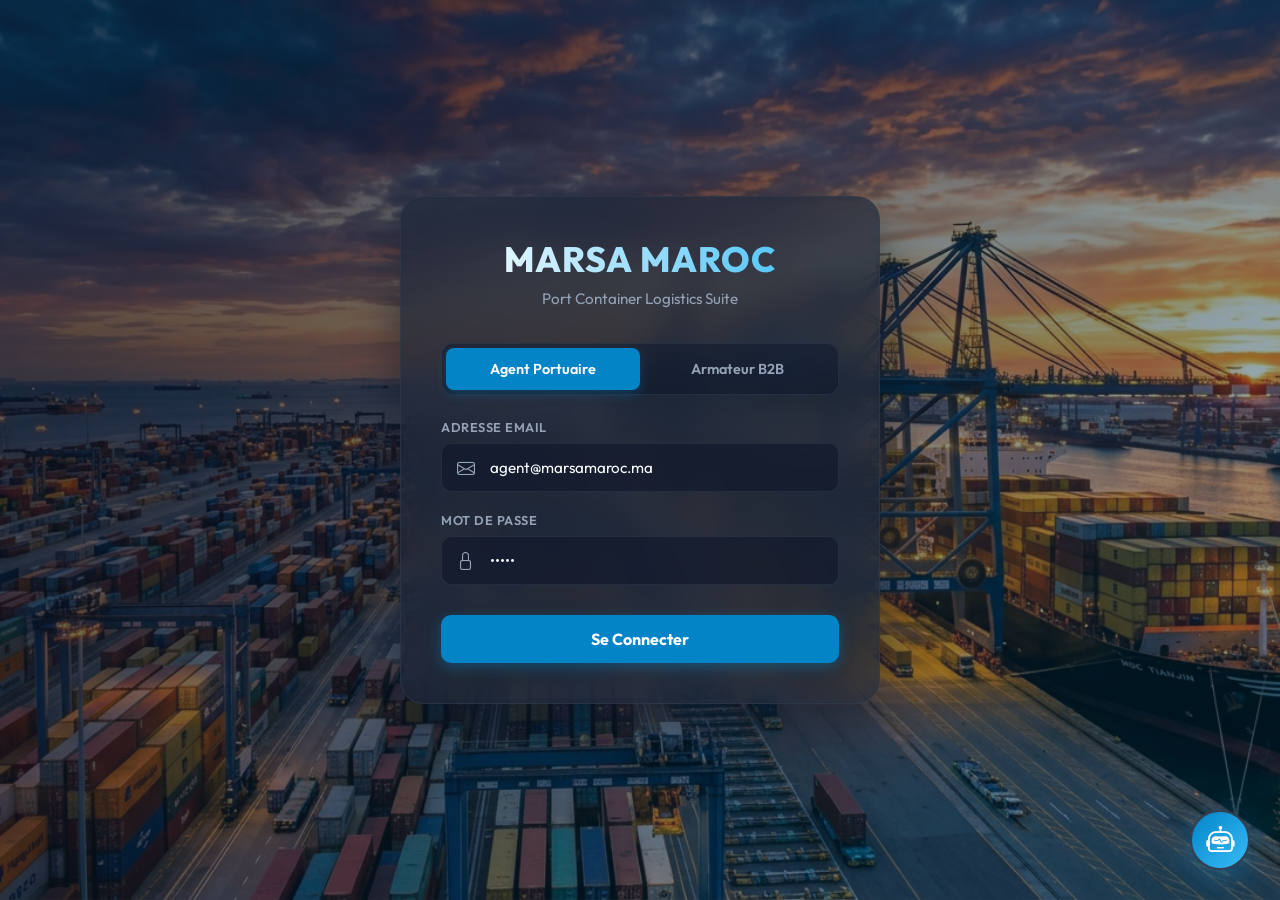
<file: static/index.html>
<!DOCTYPE html>
<html lang="fr">
<head>
    <meta charset="UTF-8">
    <meta name="viewport" content="width=device-width, initial-scale=1.0">
    <title>Connexion - Marsa Maroc Container Management</title>
    <!-- Google Fonts & Bootstrap Icons -->
    <link href="https://fonts.googleapis.com/css2?family=Outfit:wght@300;400;500;600;700;800&display=swap" rel="stylesheet">
    <link rel="stylesheet" href="https://cdn.jsdelivr.net/npm/bootstrap-icons@1.11.1/font/bootstrap-icons.css">
    
    <style>
        :root {
            --bg-main: #0f172a;
            --bg-surface: rgba(30, 41, 59, 0.7);
            --primary: #0284c7;
            --accent: #38bdf8;
            --text-primary: #f8fafc;
            --text-secondary: #94a3b8;
            --border-color: rgba(51, 65, 85, 0.5);
            --danger: #ef4444;
        }

        * {
            margin: 0;
            padding: 0;
            box-sizing: border-box;
        }

        body {
            font-family: 'Outfit', sans-serif;
            background-color: var(--bg-main);
            color: var(--text-primary);
            min-height: 100vh;
            display: flex;
            align-items: center;
            justify-content: center;
            overflow: hidden;
            position: relative;
        }

        /* Ambient Port Background with overlay */
        .port-background {
            position: absolute;
            top: 0;
            left: 0;
            width: 100%;
            height: 100%;
            background: url('/static/images/port_bg.jpg') no-repeat center center/cover;
            filter: brightness(0.7) saturate(1.1);
            z-index: 1;
        }

        .port-glow {
            position: absolute;
            top: 0;
            left: 0;
            width: 100%;
            height: 100%;
            background: linear-gradient(135deg, rgba(15, 23, 42, 0.5) 20%, rgba(2, 132, 199, 0.15) 80%);
            z-index: 2;
        }

        /* Glassmorphism Container */
        .login-card {
            width: 100%;
            max-width: 480px;
            padding: 40px;
            background: var(--bg-surface);
            backdrop-filter: blur(16px);
            -webkit-backdrop-filter: blur(16px);
            border: 1px solid var(--border-color);
            border-radius: 24px;
            box-shadow: 0 20px 50px rgba(15, 23, 42, 0.6);
            z-index: 10;
            transform: translateY(0);
            transition: all 0.4s ease;
        }

        .login-header {
            text-align: center;
            margin-bottom: 35px;
        }

        .login-logo {
            font-size: 2.2rem;
            font-weight: 800;
            letter-spacing: 1px;
            margin-bottom: 8px;
            background: linear-gradient(to right, #ffffff, var(--accent));
            -webkit-background-clip: text;
            background-clip: text;
            -webkit-text-fill-color: transparent;
        }

        .login-logo span {
            color: var(--accent);
        }

        .login-subtitle {
            color: var(--text-secondary);
            font-size: 0.95rem;
            font-weight: 400;
        }

        /* Role Selector Tabs */
        .role-selector {
            display: grid;
            grid-template-columns: 1fr 1fr;
            background-color: rgba(15, 23, 42, 0.5);
            border: 1px solid var(--border-color);
            padding: 4px;
            border-radius: 12px;
            margin-bottom: 24px;
        }

        .role-tab {
            padding: 12px;
            text-align: center;
            border: none;
            background: none;
            color: var(--text-secondary);
            font-family: inherit;
            font-size: 0.9rem;
            font-weight: 600;
            border-radius: 8px;
            cursor: pointer;
            transition: all 0.3s;
        }

        .role-tab.active {
            background-color: var(--primary);
            color: #ffffff;
            box-shadow: 0 4px 12px rgba(2, 132, 199, 0.3);
        }

        /* Form Controls */
        .form-group {
            margin-bottom: 20px;
        }

        .form-group label {
            display: block;
            color: var(--text-secondary);
            font-size: 0.8rem;
            font-weight: 600;
            text-transform: uppercase;
            letter-spacing: 0.5px;
            margin-bottom: 8px;
        }

        .input-wrapper {
            position: relative;
        }

        .input-wrapper i {
            position: absolute;
            left: 16px;
            top: 50%;
            transform: translateY(-50%);
            color: var(--text-secondary);
            font-size: 1.1rem;
        }

        .form-control {
            width: 100%;
            background-color: rgba(15, 23, 42, 0.6);
            border: 1px solid var(--border-color);
            color: var(--text-primary);
            padding: 14px 16px 14px 48px;
            border-radius: 10px;
            font-family: inherit;
            font-size: 0.95rem;
            outline: none;
            transition: all 0.3s;
        }

        .form-control:focus {
            border-color: var(--accent);
            box-shadow: 0 0 0 2px rgba(56, 189, 248, 0.1);
        }

        .error-message {
            background-color: rgba(239, 68, 68, 0.1);
            border: 1px solid rgba(239, 68, 68, 0.2);
            color: var(--danger);
            padding: 12px;
            border-radius: 10px;
            font-size: 0.85rem;
            margin-bottom: 20px;
            display: none;
            align-items: center;
            gap: 8px;
        }

        .btn-login {
            width: 100%;
            background: linear-gradient(135deg, var(--primary), #0284c7);
            color: white;
            border: none;
            padding: 14px;
            border-radius: 10px;
            font-family: inherit;
            font-size: 1rem;
            font-weight: 700;
            cursor: pointer;
            transition: all 0.3s;
            box-shadow: 0 4px 14px rgba(2, 132, 199, 0.4);
            margin-top: 10px;
        }

        .btn-login:hover {
            opacity: 0.95;
            transform: translateY(-1px);
            box-shadow: 0 6px 20px rgba(2, 132, 199, 0.6);
        }


    </style>
</head>
<body>
    <div class="port-background"></div>
    <div class="port-glow"></div>

    <div class="login-card">
        <div class="login-header">
            <div class="login-logo">MARSA <span>MAROC</span></div>
            <div class="login-subtitle">Port Container Logistics Suite</div>
        </div>

        <div class="role-selector">
            <button type="button" class="role-tab active" onclick="setRole('agent')">Agent Portuaire</button>
            <button type="button" class="role-tab" onclick="setRole('armateur')">Armateur B2B</button>
        </div>

        <div class="error-message" id="errorMessage">
            <i class="bi bi-exclamation-triangle-fill"></i>
            <span id="errorText">Identifiants incorrects</span>
        </div>

        <form id="loginForm" onsubmit="handleLogin(event)">
            <div class="form-group">
                <label for="email">Adresse Email</label>
                <div class="input-wrapper">
                    <i class="bi bi-envelope"></i>
                    <input type="email" id="email" class="form-control" placeholder="nom@marsamaroc.ma" required>
                </div>
            </div>

            <div class="form-group">
                <label for="password">Mot de Passe</label>
                <div class="input-wrapper">
                    <i class="bi bi-lock"></i>
                    <input type="password" id="password" class="form-control" placeholder="••••••••" required>
                </div>
            </div>

            <button type="submit" class="btn-login">Se Connecter</button>
        </form>


    </div>

    <!-- Universal AI Assistant Widget -->
    <script src="/static/js/ai-widget.js"></script>

    <script>
        let currentRole = 'agent';

        // Clear stored session on load to log out user
        localStorage.clear();

        function setRole(role) {
            currentRole = role;
            const tabs = document.querySelectorAll('.role-tab');
            const emailInput = document.getElementById('email');
            
            tabs[0].classList.toggle('active', role === 'agent');
            tabs[1].classList.toggle('active', role === 'armateur');

            if (role === 'agent') {
                emailInput.placeholder = 'nom@marsamaroc.ma';
                emailInput.value = 'agent@marsamaroc.ma';
                document.getElementById('password').value = 'agent';
            } else {
                emailInput.placeholder = 'armateur@armateur.com';
                emailInput.value = 'maersk@armateur.com';
                document.getElementById('password').value = 'maersk';
            }
        }

        // Set default credentials on mount
        setRole('agent');

        function handleLogin(event) {
            event.preventDefault();
            const email = document.getElementById('email').value;
            const password = document.getElementById('password').value;
            const errDiv = document.getElementById('errorMessage');
            const errText = document.getElementById('errorText');

            errDiv.style.display = 'none';

            fetch('/api/login', {
                method: 'POST',
                headers: {
                    'Content-Type': 'application/json'
                },
                body: JSON.stringify({ email, password })
            })
            .then(res => {
                if (!res.ok) {
                    throw new Error("Email ou mot de passe incorrect");
                }
                return res.json();
            })
            .then(data => {
                // Save user metadata
                localStorage.setItem('user_name', data.name);
                localStorage.setItem('user_role', data.role);
                localStorage.setItem('user_email', data.email);
                localStorage.setItem('user_company', data.company || '');
                
                // Redirect based on role
                if (data.role === 'Agent Portuaire') {
                    window.location.href = '/dashboard';
                } else {
                    window.location.href = '/espace_client';
                }
            })
            .catch(err => {
                errText.innerText = err.message;
                errDiv.style.display = 'flex';
            });
        }
    </script>
</body>
</html>
</file>
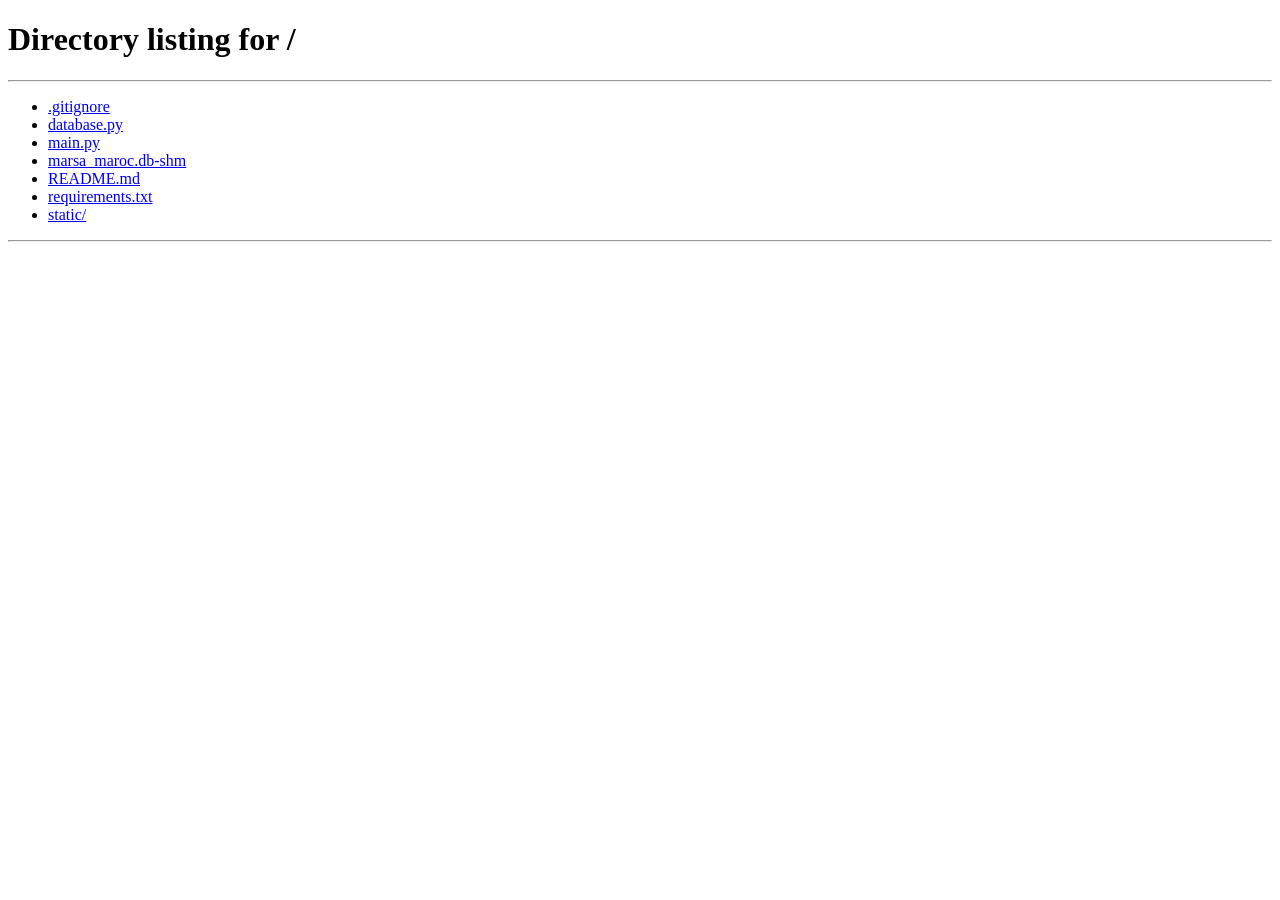
<file: static/conteneurs.html>
<!DOCTYPE html>
<html lang="fr">
<head>
    <meta charset="UTF-8">
    <meta name="viewport" content="width=device-width, initial-scale=1.0">
    <title>Gestion des Conteneurs - Marsa Maroc</title>
    <!-- Google Fonts & Bootstrap Icons -->
    <link href="https://fonts.googleapis.com/css2?family=Outfit:wght@300;400;500;600;700;800&display=swap" rel="stylesheet">
    <link rel="stylesheet" href="https://cdn.jsdelivr.net/npm/bootstrap-icons@1.11.1/font/bootstrap-icons.css">
    
    <!-- Shared Stylesheet -->
    <link rel="stylesheet" href="/static/css/style.css">
    
    <style>
        /* Interactive 2D Grid Styles */
        .quai-visualizer {
            background-color: var(--bg-surface);
            border: 1px solid var(--border-color);
            border-radius: 16px;
            padding: 24px;
            margin-bottom: 32px;
        }
        
        .visualizer-header {
            display: flex;
            justify-content: space-between;
            align-items: center;
            margin-bottom: 20px;
        }

        .zone-tabs {
            display: flex;
            gap: 8px;
            background-color: rgba(15, 23, 42, 0.4);
            padding: 4px;
            border-radius: 10px;
            border: 1px solid var(--border-color);
        }

        .zone-btn {
            background: none;
            border: none;
            color: var(--text-secondary);
            padding: 8px 16px;
            font-family: inherit;
            font-weight: 600;
            font-size: 0.85rem;
            border-radius: 8px;
            cursor: pointer;
            transition: all 0.2s;
        }

        .zone-btn.active {
            background-color: var(--primary);
            color: white;
        }

        .grid-container {
            display: grid;
            grid-template-columns: repeat(10, 1fr); /* 10 Bays */
            gap: 10px;
            background-color: rgba(15, 23, 42, 0.4);
            padding: 16px;
            border-radius: 12px;
            border: 1px solid var(--border-color);
            overflow-x: auto;
        }

        .bay-column {
            display: flex;
            flex-direction: column;
            gap: 10px;
            min-width: 62px;
        }

        /* Une rangée = une pile de conteneurs (gerbage sur 2 niveaux) */
        .row-stack {
            display: flex;
            flex-direction: column;
            gap: 3px;
        }

        .row-label {
            font-size: 0.55rem;
            color: var(--text-muted);
            text-transform: uppercase;
            letter-spacing: 0.5px;
            margin-bottom: 1px;
        }

        .bay-label {
            text-align: center;
            font-size: 0.75rem;
            font-weight: 700;
            color: var(--text-muted);
            text-transform: uppercase;
            letter-spacing: 0.5px;
            margin-bottom: 4px;
        }

        /* 2D Container Slot styling */
        .grid-slot {
            height: 32px;
            border-radius: 5px;
            border: 1px dashed var(--border-color);
            display: flex;
            flex-direction: column;
            align-items: center;
            justify-content: center;
            cursor: pointer;
            transition: all 0.15s ease;
            position: relative;
            background-color: rgba(15, 23, 42, 0.4);
            overflow: hidden;
        }

        /* Le niveau 2 est légèrement décalé pour rendre le gerbage lisible */
        .grid-slot.tier-2 {
            margin-left: 5px;
            border-style: dotted;
        }

        .grid-slot:hover {
            border-color: var(--accent);
            transform: scale(1.02);
            background-color: rgba(56, 189, 248, 0.05);
        }

        .grid-slot.occupied {
            border: 1px solid var(--border-color);
            background: linear-gradient(135deg, #1e293b, #0f172a);
            box-shadow: 0 4px 6px rgba(0, 0, 0, 0.15);
        }

        .grid-slot.occupied::before {
            content: '';
            position: absolute;
            top: 0;
            left: 0;
            width: 100%;
            height: 3px;
            border-top-left-radius: 5px;
            border-top-right-radius: 5px;
        }

        .grid-slot.occupied.status-normal::before { background-color: var(--success); }
        .grid-slot.occupied.status-overstay::before { background-color: var(--danger); }
        .grid-slot.occupied.status-inspection::before { background-color: var(--warning); }
        .grid-slot.occupied.status-transit::before { background-color: var(--info); }
        .grid-slot.occupied.status-ready::before { background-color: #c084fc; }

        /* Badge « Prêt à livrer » : reprend le violet du plan de quai */
        .badge-ready {
            background-color: rgba(192, 132, 252, 0.15);
            color: #c084fc;
            border: 1px solid rgba(192, 132, 252, 0.30);
        }

        .slot-title {
            font-size: 0.6rem;
            font-weight: 700;
            color: var(--text-primary);
            line-height: 1.1;
            margin-top: 2px;
        }

        .slot-desc {
            font-size: 0.5rem;
            color: var(--text-secondary);
            line-height: 1.1;
        }

        .slot-empty {
            font-size: 0.6rem;
            color: var(--text-muted);
            opacity: 0.45;
        }

        /* Bandeau de synthèse au-dessus du plan */
        .zone-summary {
            display: flex;
            align-items: center;
            gap: 20px;
            flex-wrap: wrap;
            margin-bottom: 14px;
            font-size: 0.8rem;
            color: var(--text-secondary);
        }

        .zone-summary b { color: var(--text-primary); }

        .zone-gauge {
            flex: 1;
            min-width: 160px;
            height: 6px;
            border-radius: 20px;
            background-color: rgba(148, 163, 184, 0.18);
            overflow: hidden;
        }

        .zone-gauge span {
            display: block;
            height: 100%;
            border-radius: 20px;
            background: linear-gradient(90deg, var(--primary), var(--accent));
            transition: width 0.4s ease;
        }

        .grid-legend {
            display: flex;
            gap: 16px;
            margin-top: 16px;
            justify-content: flex-end;
            font-size: 0.75rem;
            color: var(--text-secondary);
        }

        .legend-item {
            display: flex;
            align-items: center;
            gap: 6px;
        }

        .legend-color {
            width: 12px;
            height: 12px;
            border-radius: 3px;
        }
        
        /* Toast notification */
        .toast {
            position: fixed;
            bottom: 20px;
            left: 20px;
            background-color: var(--bg-surface);
            border: 1px solid var(--border-color);
            padding: 16px 24px;
            border-radius: 10px;
            box-shadow: 0 10px 30px rgba(0,0,0,0.5);
            display: none;
            align-items: center;
            gap: 12px;
            z-index: 1100;
        }
        .toast.show {
            display: flex;
            animation: slideIn 0.3s ease forwards;
        }
        .toast-success { border-left: 4px solid var(--success); }
        .toast-danger { border-left: 4px solid var(--danger); }
        
        @keyframes slideIn {
            from { transform: translateY(100px); opacity: 0; }
            to { transform: translateY(0); opacity: 1; }
        }
    </style>
</head>
<body>

    <!-- Sidebar Navigation -->
    <div class="sidebar">
        <div class="sidebar-logo">
            <div class="logo-text">MARSA <span class="logo-accent">MAROC</span></div>
        </div>
        <div class="sidebar-profile">
            <div class="profile-avatar" id="avatarName">WA</div>
            <div class="profile-info">
                <span class="profile-name" id="userProfileName">Agent Portuaire</span>
                <span class="profile-role" id="userProfileRole">Agent</span>
                <div class="status-indicator">
                    <span class="status-dot"></span>En ligne
                </div>
            </div>
        </div>
        <ul class="sidebar-nav">
            <li class="nav-item"><a href="/dashboard"><i class="bi bi-speedometer2"></i> Dashboard</a></li>
            <li class="nav-item active"><a href="/conteneurs"><i class="bi bi-box-seam"></i> Conteneurs (Quai)</a></li>
            <li class="nav-item"><a href="/navires"><i class="bi bi-ship"></i> Escale Navires</a></li>
            <li class="nav-item"><a href="/facturation"><i class="bi bi-receipt"></i> Facturation</a></li>
        
        </ul>
        <div class="sidebar-footer">
            <a href="/" class="logout-btn"><i class="bi bi-box-arrow-left"></i> Déconnexion</a>
        </div>
    </div>

    <!-- Main Content Area -->
    <div class="app-container">
        <header class="app-header">
            <div class="header-title">
                <h1>Cartographie & Gestion du Quai</h1>
            </div>
            <div class="header-actions">
                <span class="badge-role" id="headerRole">Agent Portuaire</span>
            </div>
        </header>

        <main class="main-content">
            <!-- 2D Quay Visualizer -->
            <div class="quai-visualizer">
                <div class="visualizer-header">
                    <h3 class="table-title">Plan 2D Interactif des Zones</h3>
                    <div class="zone-tabs">
                        <button class="zone-btn active" onclick="selectZone('A-1')">Zone A-1</button>
                        <button class="zone-btn" onclick="selectZone('A-2')">Zone A-2</button>
                        <button class="zone-btn" onclick="selectZone('B-1')">Zone B-1</button>
                        <button class="zone-btn" onclick="selectZone('B-2')">Zone B-2</button>
                    </div>
                </div>

                <div class="zone-summary" id="zoneSummary"></div>
                <div class="grid-container" id="gridContainer">
                    <!-- Dynamic rendering of bays and slots -->
                </div>

                <div class="grid-legend">
                    <div class="legend-item">
                        <div class="legend-color" style="background-color: var(--success)"></div>
                        <span>Dédouané (Normal)</span>
                    </div>
                    <div class="legend-item">
                        <div class="legend-color" style="background-color: var(--danger)"></div>
                        <span>Overstay (>10 jours)</span>
                    </div>
                    <div class="legend-item">
                        <div class="legend-color" style="background-color: var(--warning)"></div>
                        <span>Inspection</span>
                    </div>
                    <div class="legend-item">
                        <div class="legend-color" style="background-color: var(--info)"></div>
                        <span>En Transit</span>
                    </div>
                    <div class="legend-item">
                        <div class="legend-color" style="background-color: #c084fc"></div>
                        <span>Prêt à livrer</span>
                    </div>
                    <div class="legend-item">
                        <div class="legend-color" style="border: 2px dashed var(--border-color)"></div>
                        <span>Slot Libre (Cliquer pour ajouter)</span>
                    </div>
                </div>
            </div>

            <!-- Containers CRUD List -->
            <div class="table-container">
                <div class="table-header-bar">
                    <h3 class="table-title">Liste Globale de Stockage</h3>
                    <div class="search-filter-box">
                        <input type="text" class="search-input" id="tableSearch" placeholder="Rechercher conteneur..." oninput="filterTable()">
                        <select class="select-filter" id="ownerFilter" onchange="filterTable()">
                            <option value="">Tous les Armateurs</option>
                            <option value="Maersk">Maersk</option>
                            <option value="MSC">MSC</option>
                            <option value="CMA CGM">CMA CGM</option>
                            <option value="Hapag-Lloyd">Hapag-Lloyd</option>
                            <option value="Evergreen">Evergreen</option>
                            <option value="COSCO">COSCO</option>
                            <option value="ONE">ONE</option>
                            <option value="ZIM">ZIM</option>
                        </select>
                        <select class="select-filter" id="statusFilter" onchange="filterTable()">
                            <!-- Ce filtre porte sur le statut AFFICHÉ :
                                 « Overstay » y a donc sa place, contrairement
                                 au formulaire de saisie. -->
                            <option value="">Tous les Statuts</option>
                            <option value="En transit">En transit</option>
                            <option value="Dédouané">Dédouané</option>
                            <option value="Inspection">Inspection</option>
                            <option value="Prêt à livrer">Prêt à livrer</option>
                            <option value="Overstay">Overstay</option>
                        </select>
                        <button class="btn btn-primary" onclick="openAddModal()"><i class="bi bi-plus-lg"></i> Ajouter Conteneur</button>
                    </div>
                </div>

                <table class="custom-table">
                    <thead>
                        <tr>
                            <th>N° Conteneur</th>
                            <th>Taille</th>
                            <th>Armateur</th>
                            <th>Position (Z-B-R-T)</th>
                            <th>Date d'Entrée</th>
                            <th>Durée</th>
                            <th>Statut</th>
                            <th style="text-align: right">Actions</th>
                        </tr>
                    </thead>
                    <tbody id="containerTableBody">
                        <!-- Loaded dynamically -->
                    </tbody>
                </table>
            </div>
        </main>
    </div>

    <!-- ADD/EDIT CONTAINER MODAL -->
    <div class="modal-overlay" id="containerModal">
        <div class="modal-content">
            <div class="modal-header">
                <h3 id="modalTitle">Nouveau Conteneur</h3>
                <button class="modal-close" onclick="closeModal()">&times;</button>
            </div>
            <form id="containerForm" onsubmit="saveContainer(event)">
                <input type="hidden" id="containerId">
                <div class="modal-body">
                    <div class="form-group">
                        <label for="containerNum">Numéro de Conteneur (ISO 6346)</label>
                        <input type="text" id="containerNum" class="form-control" placeholder="ex: MSKU9876543" required pattern="[A-Z]{4}[0-9]{7}">
                    </div>
                    
                    <div class="form-row">
                        <div class="form-group">
                            <label for="containerSize">Taille (Pieds)</label>
                            <select id="containerSize" class="form-control" required>
                                <option value="20">20 ft</option>
                                <option value="40" selected>40 ft</option>
                            </select>
                        </div>
                        <div class="form-group">
                            <label for="containerOwner">Armateur</label>
                            <select id="containerOwner" class="form-control" required>
                                <option value="Maersk">Maersk</option>
                                <option value="MSC">MSC</option>
                                <option value="CMA CGM">CMA CGM</option>
                                <option value="Hapag-Lloyd">Hapag-Lloyd</option>
                                <option value="Evergreen">Evergreen</option>
                                <option value="COSCO">COSCO</option>
                                <option value="ONE">ONE</option>
                                <option value="ZIM">ZIM</option>
                            </select>
                        </div>
                    </div>

                    <div class="form-row">
                        <div class="form-group">
                            <label for="containerZone">Zone</label>
                            <select id="containerZone" class="form-control" required>
                                <option value="A-1">A-1</option>
                                <option value="A-2">A-2</option>
                                <option value="B-1">B-1</option>
                                <option value="B-2">B-2</option>
                            </select>
                        </div>
                        <div class="form-group">
                            <label for="containerBay">Bay (Colonne)</label>
                            <select id="containerBay" class="form-control" required>
                                <!-- Rempli depuis /api/referentiel -->
                            </select>
                        </div>
                    </div>

                    <div class="form-row">
                        <div class="form-group">
                            <label for="containerRow">Row (Rangée)</label>
                            <select id="containerRow" class="form-control" required>
                                <!-- Rempli depuis /api/referentiel -->
                            </select>
                        </div>
                        <div class="form-group">
                            <label for="containerTier">Tier (Hauteur)</label>
                            <select id="containerTier" class="form-control" required>
                                <!-- Rempli depuis /api/referentiel -->
                            </select>
                        </div>
                    </div>

                    <div class="form-row">
                        <div class="form-group">
                            <label for="containerStatus">Statut</label>
                            <select id="containerStatus" class="form-control" required>
                                <!-- Rempli depuis /api/referentiel.
                                     « Overstay » n'y figure pas : ce n'est pas un
                                     statut que l'on saisit, il se déduit de la
                                     durée de séjour. -->
                            </select>
                        </div>
                        <div class="form-group">
                            <label for="containerDate">Date d'Entrée</label>
                            <input type="date" id="containerDate" class="form-control" required>
                        </div>
                    </div>
                </div>
                <div class="modal-footer">
                    <button type="button" class="btn btn-secondary" onclick="closeModal()">Annuler</button>
                    <button type="submit" class="btn btn-primary">Enregistrer</button>
                </div>
            </form>
        </div>
    </div>

    <!-- Toast Alerts -->
    <div class="toast" id="toastAlert">
        <i class="bi bi-info-circle-fill" id="toastIcon"></i>
        <span id="toastText">Action effectuée</span>
    </div>

    <!-- Universal AI Assistant Widget -->
    <script src="/static/js/ai-widget.js"></script>

    <script>
        // Init user details
        const userName = localStorage.getItem('user_name');
        const userRole = localStorage.getItem('user_role');
        // Contrôle d'accès : la page est réservée aux agents portuaires.
        // Sans cette vérification, un client authentifié pourrait atteindre
        // la page en saisissant son adresse et consulterait les conteneurs
        // et les factures des autres armateurs.
        if (!userName || !userRole) {
            window.location.href = '/';
        } else if (userRole !== 'Agent Portuaire') {
            window.location.replace('/espace_client');
        } else {
            document.getElementById('userProfileName').innerText = userName;
            document.getElementById('userProfileRole').innerText = userRole;
            document.getElementById('headerRole').innerText = userRole;
            
            const initials = userName.split(' ').map(n => n[0]).join('').substring(0, 2).toUpperCase();
            document.getElementById('avatarName').innerText = initials;
        }

        let containersList = [];
        let selectedZone = 'A-1';

        // Structure du quai. Valeurs de repli si l'API n'a pas encore
        // répondu ; elles sont écrasées par /api/referentiel afin que le
        // formulaire et la carte restent toujours alignés sur le backend.
        let YARD = {
            bays: ['01','02','03','04','05','06','07','08','09','10'],
            rows: ['01','02','03','04'],
            tiers: ['1','2']
        };

        // Charge la structure réelle du quai et remplit les listes déroulantes
        async function loadYardStructure() {
            try {
                const res = await fetch('/api/referentiel');
                const ref = await res.json();
                YARD = { bays: ref.bays, rows: ref.rows, tiers: ref.tiers };

                fillSelect('containerBay', YARD.bays, v => `Bay ${v}`);
                fillSelect('containerRow', YARD.rows, v => `Row ${v}`);
                fillSelect('containerTier', YARD.tiers,
                           v => v === '1' ? 'Tier 1 (Sol)' : `Tier ${v}`);
                fillSelect('containerZone', ref.zones.map(z => z.code), v => v);
                fillSelect('containerStatus', ref.statuses, v => v);
            } catch (err) {
                console.error("Structure du quai indisponible :", err);
            }
        }

        function fillSelect(id, values, labelFn) {
            const select = document.getElementById(id);
            if (!select) return;
            const current = select.value;
            select.innerHTML = values
                .map(v => `<option value="${v}">${labelFn(v)}</option>`)
                .join('');
            if (values.includes(current)) select.value = current;
        }

        // Load containers from API
        async function fetchContainers() {
            try {
                const res = await fetch('/api/conteneurs');
                containersList = await res.json();
                renderQuayGrid();
                renderTable(containersList);
            } catch (err) {
                console.error("Error fetching containers:", err);
                showToast("Erreur de chargement des conteneurs", "danger");
            }
        }

        // Render 2D Grid
        // Une zone = 10 travées (bays) x 4 rangées (rows) x 2 niveaux de
        // gerbage (tiers), soit 80 emplacements. Chaque emplacement est
        // identifié de façon unique par ZONE-BAY-ROW-TIER : deux conteneurs
        // superposés occupent deux emplacements distincts, pas le même.
        function renderQuayGrid() {
            const gridContainer = document.getElementById('gridContainer');
            gridContainer.innerHTML = '';

            const inZone = containersList.filter(c => c.zone === selectedZone);

            // Index des occupants, pour éviter une recherche linéaire par case
            const occupants = {};
            inZone.forEach(c => { occupants[`${c.bay}-${c.row}-${c.tier}`] = c; });

            YARD.bays.forEach(bayStr => {
                const bayCol = document.createElement('div');
                bayCol.className = 'bay-column';

                const label = document.createElement('div');
                label.className = 'bay-label';
                label.innerText = `Bay ${bayStr}`;
                bayCol.appendChild(label);

                YARD.rows.forEach(rowStr => {
                    const stack = document.createElement('div');
                    stack.className = 'row-stack';

                    const rowLabel = document.createElement('div');
                    rowLabel.className = 'row-label';
                    rowLabel.innerText = `R${rowStr}`;
                    stack.appendChild(rowLabel);

                    // Le niveau le plus haut est affiché en premier :
                    // à l'écran comme sur le terre-plein, le tier 2 est
                    // posé au-dessus du tier 1.
                    [...YARD.tiers].reverse().forEach(tierStr => {
                        const container = occupants[`${bayStr}-${rowStr}-${tierStr}`];
                        const slotCode = `${selectedZone}-${bayStr}-${rowStr}-${tierStr}`;

                        const slotDiv = document.createElement('div');
                        slotDiv.className = `grid-slot tier-${tierStr}`;

                        if (container) {
                            let statusClass = 'status-transit';
                            if (container.status === 'Dédouané') statusClass = 'status-normal';
                            else if (container.status === 'Overstay') statusClass = 'status-overstay';
                            else if (container.status === 'Inspection') statusClass = 'status-inspection';
                            else if (container.status === 'Prêt à livrer') statusClass = 'status-ready';

                            slotDiv.classList.add('occupied', statusClass);
                            slotDiv.title =
                                `${container.number}\n${container.owner} · ${container.size} pieds\n` +
                                `Emplacement ${slotCode}\n${container.days} jours · ${container.status}`;
                            slotDiv.innerHTML = `
                                <span class="slot-title">${container.number.slice(-4)}</span>
                                <span class="slot-desc">${container.size}ft · ${container.days}j</span>
                            `;
                            slotDiv.onclick = () => openEditModal(container);
                        } else {
                            slotDiv.title = `Emplacement ${slotCode} — libre`;
                            slotDiv.innerHTML = `<span class="slot-empty">T${tierStr}</span>`;
                            slotDiv.onclick = () => openAddModalAt(selectedZone, bayStr, rowStr, tierStr);
                        }

                        stack.appendChild(slotDiv);
                    });

                    bayCol.appendChild(stack);
                });

                gridContainer.appendChild(bayCol);
            });

            renderZoneSummary(inZone.length);
        }

        // Bandeau de synthèse : occupation réelle de la zone affichée
        function renderZoneSummary(occupied) {
            const box = document.getElementById('zoneSummary');
            if (!box) return;

            const capacity = YARD.bays.length * YARD.rows.length * YARD.tiers.length;
            const rate = capacity ? Math.round(occupied / capacity * 100) : 0;
            const overstay = containersList.filter(
                c => c.zone === selectedZone && c.status === 'Overstay'
            ).length;

            box.innerHTML = `
                <span>Zone <b>${selectedZone}</b></span>
                <span><b>${occupied}</b> / ${capacity} emplacements occupés</span>
                <div class="zone-gauge"><span style="width:${rate}%"></span></div>
                <span><b>${rate}%</b></span>
                <span><i class="bi bi-exclamation-triangle"></i> <b>${overstay}</b> en overstay</span>
            `;
        }

        // Select Zone
        function selectZone(zone) {
            selectedZone = zone;
            const buttons = document.querySelectorAll('.zone-btn');
            buttons.forEach(btn => {
                btn.classList.toggle('active', btn.innerText.includes(zone));
            });
            renderQuayGrid();
        }

        // Render Table
        function renderTable(list) {
            const tbody = document.getElementById('containerTableBody');
            tbody.innerHTML = '';
            
            if (list.length === 0) {
                tbody.innerHTML = `<tr><td colspan="8" style="text-align: center; color: var(--text-muted);">Aucun conteneur trouvé</td></tr>`;
                return;
            }

            list.forEach(c => {
                const tr = document.createElement('tr');
                
                // Même code couleur que le plan de quai, pour que l'oeil
                // fasse le lien entre la carte et le tableau.
                let badgeClass = 'badge-info';                       // En transit
                if (c.status === 'Dédouané') badgeClass = 'badge-success';
                else if (c.status === 'Overstay') badgeClass = 'badge-danger';
                else if (c.status === 'Inspection') badgeClass = 'badge-warning';
                else if (c.status === 'Prêt à livrer') badgeClass = 'badge-ready';

                tr.innerHTML = `
                    <td style="font-weight: 700;">${c.number}</td>
                    <td>${c.size} ft</td>
                    <td>${c.owner}</td>
                    <td><span class="badge badge-info" style="font-family: monospace;">${c.zone}-${c.bay}-${c.row}-${c.tier}</span></td>
                    <td>${c.entry_date}</td>
                    <td><strong>${c.days} jours</strong></td>
                    <td><span class="badge ${badgeClass}">${c.status}</span></td>
                    <td style="text-align: right">
                        <button class="btn btn-secondary btn-sm" onclick='openEditModal(${JSON.stringify(c)})'><i class="bi bi-pencil"></i></button>
                        <button class="btn btn-danger btn-sm" onclick="deleteContainer('${c.id}')"><i class="bi bi-trash"></i></button>
                    </td>
                `;
                tbody.appendChild(tr);
            });
        }

        // Table filters
        function filterTable() {
            const query = document.getElementById('tableSearch').value.toLowerCase();
            const owner = document.getElementById('ownerFilter').value;
            const status = document.getElementById('statusFilter').value;

            const filtered = containersList.filter(c => {
                const matchesSearch = c.number.toLowerCase().includes(query) || c.owner.toLowerCase().includes(query);
                const matchesOwner = owner === "" || c.owner === owner;
                const matchesStatus = status === "" || c.status === status;
                return matchesSearch && matchesOwner && matchesStatus;
            });
            renderTable(filtered);
        }

        // Modal Operations
        function openAddModal() {
            document.getElementById('modalTitle').innerText = "Nouveau Conteneur";
            document.getElementById('containerForm').reset();
            document.getElementById('containerId').value = '';
            
            // Set default date to today
            document.getElementById('containerDate').value = new Date().toISOString().substring(0, 10);
            
            document.getElementById('containerModal').classList.add('active');
        }

        function openAddModalAt(zone, bay, row, tier) {
            openAddModal();
            document.getElementById('containerZone').value = zone;
            document.getElementById('containerBay').value = bay;
            document.getElementById('containerRow').value = row;
            if (tier) document.getElementById('containerTier').value = tier;
        }

        function openEditModal(c) {
            document.getElementById('modalTitle').innerText = `Modifier le Conteneur ${c.number}`;
            document.getElementById('containerId').value = c.id;
            document.getElementById('containerNum').value = c.number;
            document.getElementById('containerSize').value = c.size;
            document.getElementById('containerOwner').value = c.owner;
            document.getElementById('containerZone').value = c.zone;
            document.getElementById('containerBay').value = c.bay;
            document.getElementById('containerRow').value = c.row;
            document.getElementById('containerTier').value = c.tier;
            // c.status peut valoir « Overstay », qui est calculé et non
            // saisissable : on réédite toujours le statut métier réel.
            document.getElementById('containerStatus').value = c.base_status || c.status;
            document.getElementById('containerDate').value = c.entry_date;

            document.getElementById('containerModal').classList.add('active');
        }

        function closeModal() {
            document.getElementById('containerModal').classList.remove('active');
        }

        // Save Container Add/Edit
        async function saveContainer(event) {
            event.preventDefault();
            
            const id = document.getElementById('containerId').value;
            const num = document.getElementById('containerNum').value.toUpperCase();
            const size = parseInt(document.getElementById('containerSize').value);
            const owner = document.getElementById('containerOwner').value;
            const zone = document.getElementById('containerZone').value;
            const bay = document.getElementById('containerBay').value;
            const row = document.getElementById('containerRow').value;
            const tier = document.getElementById('containerTier').value;
            const status = document.getElementById('containerStatus').value;
            const date = document.getElementById('containerDate').value;

            const payload = {
                number: num,
                size: size,
                owner: owner,
                zone: zone,
                bay: bay,
                row: row,
                tier: tier,
                status: status,
                entry_date: date,
                days: 0 // Will be recalculated by API
            };

            const url = id ? `/api/conteneurs/${id}` : '/api/conteneurs';
            const method = id ? 'PUT' : 'POST';

            try {
                const res = await fetch(url, {
                    method: method,
                    headers: {
                        'Content-Type': 'application/json'
                    },
                    body: JSON.stringify(payload)
                });

                const data = await res.json();

                if (!res.ok) {
                    throw new Error(data.detail || "Une erreur est survenue lors de l'enregistrement");
                }

                showToast(id ? `Conteneur ${num} mis à jour` : `Conteneur ${num} ajouté avec succès`, "success");
                closeModal();
                fetchContainers();

            } catch (err) {
                console.error(err);
                showToast(err.message, "danger");
            }
        }

        // Delete Container
        async function deleteContainer(id) {
            if (!confirm("Êtes-vous sûr de vouloir supprimer ce conteneur de la zone de stockage ?")) return;

            try {
                const res = await fetch(`/api/conteneurs/${id}`, {
                    method: 'DELETE'
                });
                
                const data = await res.json();
                
                if (res.ok) {
                    showToast(data.message, "success");
                    fetchContainers();
                } else {
                    throw new Error(data.detail);
                }
            } catch (err) {
                console.error(err);
                showToast("Erreur lors de la suppression", "danger");
            }
        }

        // Toast notifications logic
        function showToast(message, type) {
            const toast = document.getElementById('toastAlert');
            const icon = document.getElementById('toastIcon');
            const text = document.getElementById('toastText');

            text.innerText = message;
            toast.className = `toast show toast-${type}`;

            if (type === 'success') {
                icon.className = 'bi bi-check-circle-fill text-success';
            } else {
                icon.className = 'bi bi-exclamation-triangle-fill text-danger';
            }

            setTimeout(() => {
                toast.classList.remove('show');
            }, 3000);
        }

        // Initialize page content
        // Démarrage : structure du quai d'abord, puis le stock
        loadYardStructure().then(fetchContainers);
    </script>
</body>
</html>
</file>
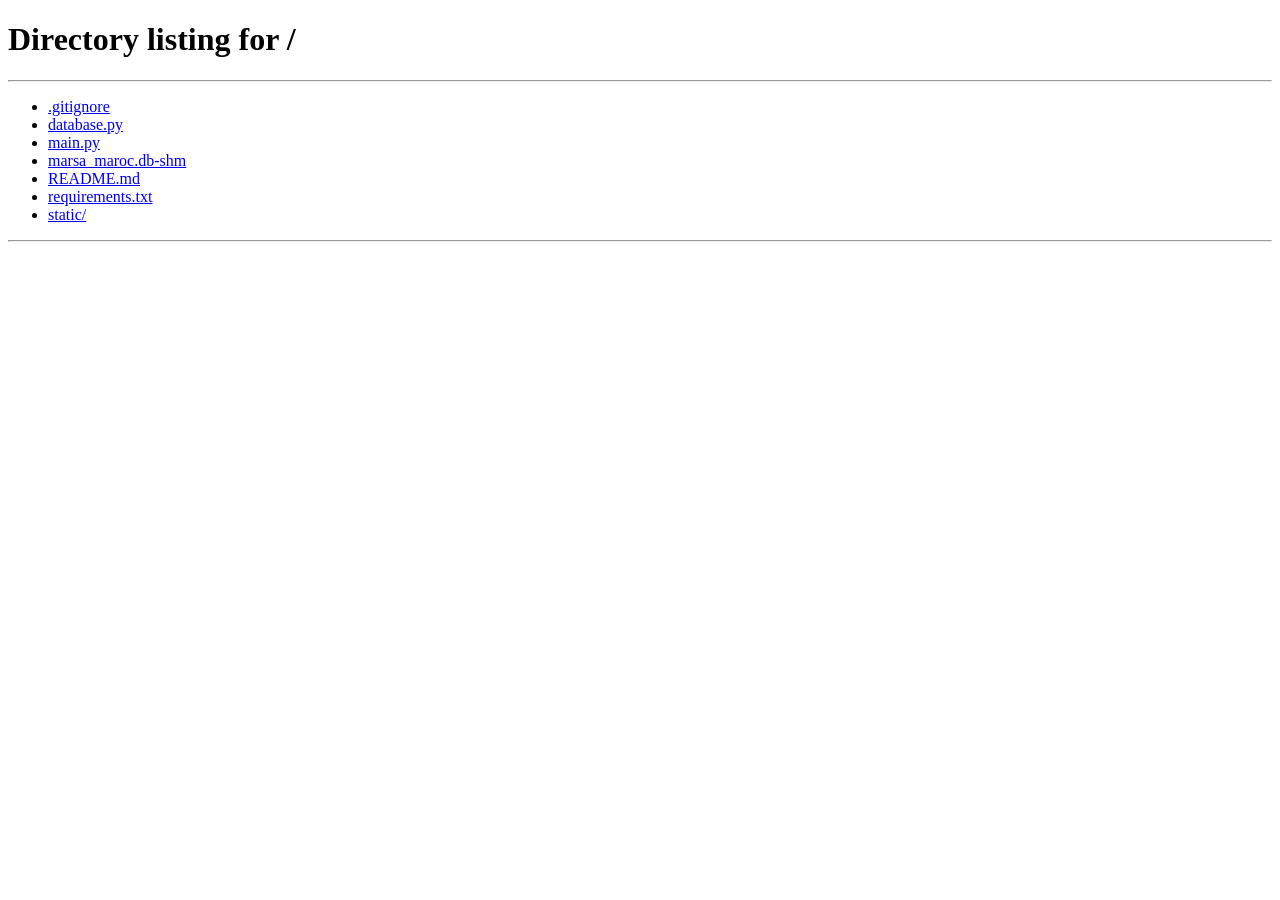
<file: static/espace_client.html>
<!DOCTYPE html>
<html lang="fr">
<head>
    <meta charset="UTF-8">
    <meta name="viewport" content="width=device-width, initial-scale=1.0">
    <title>Espace Client B2B - Marsa Maroc</title>
    <!-- Google Fonts & Bootstrap Icons -->
    <link href="https://fonts.googleapis.com/css2?family=Outfit:wght@300;400;500;600;700;800&display=swap" rel="stylesheet">
    <link rel="stylesheet" href="https://cdn.jsdelivr.net/npm/bootstrap-icons@1.11.1/font/bootstrap-icons.css">
    
    <!-- Shared Stylesheet -->
    <link rel="stylesheet" href="/static/css/style.css">
    
    <style>
        .client-welcome {
            /* Base opaque sous le dégradé : sans elle, le fond de page
               clair transparaît sous un texte blanc et le rend illisible. */
            background: linear-gradient(135deg, rgba(2, 132, 199, 0.28), rgba(56, 189, 248, 0.06)), var(--bg-surface);
            border: 1px solid var(--border-color);
            border-radius: 16px;
            padding: 30px;
            margin-bottom: 32px;
            display: flex;
            justify-content: space-between;
            align-items: center;
        }

        .welcome-text h2 {
            font-size: 1.6rem;
            font-weight: 800;
            color: var(--text-primary);
        }

        .welcome-text p {
            color: var(--text-secondary);
            margin-top: 6px;
            font-size: 0.95rem;
        }

        .brand-badge {
            background-color: var(--primary);
            color: white;
            font-size: 1.2rem;
            font-weight: 800;
            padding: 10px 24px;
            border-radius: 12px;
            border: 1px solid rgba(255,255,255,0.1);
            text-transform: uppercase;
        }

        .client-grid {
            display: grid;
            grid-template-columns: 1fr 1fr;
            gap: 32px;
            margin-bottom: 32px;
        }

        .client-section-title {
            font-size: 1.15rem;
            font-weight: 700;
            margin-bottom: 16px;
            display: flex;
            align-items: center;
            gap: 8px;
        }

        /* Toast notification */
        .toast {
            position: fixed;
            bottom: 20px;
            left: 20px;
            background-color: var(--bg-surface);
            border: 1px solid var(--border-color);
            padding: 16px 24px;
            border-radius: 10px;
            box-shadow: 0 10px 30px rgba(0,0,0,0.5);
            display: none;
            align-items: center;
            gap: 12px;
            z-index: 1100;
        }
        .toast.show {
            display: flex;
            animation: slideIn 0.3s ease forwards;
        }
        .toast-warning { border-left: 4px solid var(--warning); }
        
        @keyframes slideIn {
            from { transform: translateY(100px); opacity: 0; }
            to { transform: translateY(0); opacity: 1; }
        }
    </style>
</head>
<body>

    <!-- Sidebar Navigation -->
    <div class="sidebar">
        <div class="sidebar-logo">
            <div class="logo-text">MARSA <span class="logo-accent">MAROC</span></div>
        </div>
        <div class="sidebar-profile">
            <div class="profile-avatar" id="avatarName">M</div>
            <div class="profile-info">
                <span class="profile-name" id="userProfileName">Armateur B2B</span>
                <span class="profile-role" id="userProfileRole">Client</span>
                <div class="status-indicator">
                    <span class="status-dot"></span>En ligne
                </div>
            </div>
        </div>
        <!-- Navigation du portail armateur.
             Les pages d'exploitation (tableau de bord, quai, escales,
             facturation du terminal) ne sont pas affichées : un client
             n'y a pas accès, les lister ne ferait qu'exposer la structure
             interne de l'application. -->
        <ul class="sidebar-nav">
            <li class="nav-item active"><a href="/espace_client"><i class="bi bi-person-workspace"></i> Mon espace</a></li>
        </ul>
        <div class="sidebar-footer">
            <a href="/" class="logout-btn"><i class="bi bi-box-arrow-left"></i> Déconnexion</a>
        </div>
    </div>

    <!-- Main Content Area -->
    <div class="app-container">
        <header class="app-header">
            <div class="header-title">
                <h1>Portail B2B Armateurs</h1>
            </div>
            <div class="header-actions">
                <span class="badge-role" style="background-color: rgba(16, 185, 129, 0.1); color: var(--success); border: 1px solid rgba(16, 185, 129, 0.2);" id="headerRole">Client B2B</span>
            </div>
        </header>

        <main class="main-content">
            <!-- Client Welcome Banner -->
            <div class="client-welcome">
                <div class="welcome-text">
                    <h2 id="welcomeClientTitle">Bienvenue sur votre Espace</h2>
                    <p>Suivi en temps réel de vos conteneurs stockés, de vos escales navires et de votre facturation de stockage.</p>
                </div>
                <div class="brand-badge" id="clientBrandBadge">MAERSK</div>
            </div>

            <!-- Client Stat Cards -->
            <div class="card-grid">
                <div class="stat-card primary">
                    <div class="stat-header">
                        <span>Vos Conteneurs Actifs</span>
                        <div class="stat-icon"><i class="bi bi-box-seam"></i></div>
                    </div>
                    <div class="stat-value" id="statClientContainers">0</div>
                    <div class="stat-desc">Actuellement stockés sur les quais</div>
                </div>

                <div class="stat-card danger">
                    <div class="stat-header">
                        <span>Vos Conteneurs en Overstay</span>
                        <div class="stat-icon"><i class="bi bi-exclamation-octagon"></i></div>
                    </div>
                    <div class="stat-value" id="statClientOverstay">0</div>
                    <div class="stat-desc">Dépassement de la franchise de 10 jours</div>
                </div>

                <div class="stat-card warning">
                    <div class="stat-header">
                        <span>Encours Facturation</span>
                        <div class="stat-icon"><i class="bi bi-cash-stack"></i></div>
                    </div>
                    <div class="stat-value" id="statClientUnpaid">0 MAD</div>
                    <div class="stat-desc">Frais de stockage impayés en attente</div>
                </div>
            </div>

            <div class="client-grid">
                <!-- Client Active Vessels -->
                <div class="table-container" style="margin-bottom: 0;">
                    <div class="table-header-bar">
                        <h4 class="client-section-title"><i class="bi bi-ship text-accent"></i> Vos Escales Actives</h4>
                    </div>
                    <table class="custom-table" style="font-size: 0.85rem;">
                        <thead>
                            <tr>
                                <th>Nom Navire</th>
                                <th>Poste</th>
                                <th>Statut</th>
                                <th>Volume TEU</th>
                            </tr>
                        </thead>
                        <tbody id="clientVesselsTable">
                            <!-- Dynamically loaded -->
                        </tbody>
                    </table>
                </div>

                <!-- Client Overstay Containers List -->
                <div class="table-container" style="margin-bottom: 0;">
                    <div class="table-header-bar">
                        <h4 class="client-section-title"><i class="bi bi-exclamation-triangle text-danger"></i> Vos Conteneurs à Risque</h4>
                    </div>
                    <table class="custom-table" style="font-size: 0.85rem;">
                        <thead>
                            <tr>
                                <th>N° Conteneur</th>
                                <th>Position</th>
                                <th>Jours Stockés</th>
                                <th>Statut</th>
                            </tr>
                        </thead>
                        <tbody id="clientContainersTable">
                            <!-- Dynamically loaded -->
                        </tbody>
                    </table>
                </div>
            </div>

            <!-- Client Invoices Table -->
            <div class="table-container">
                <div class="table-header-bar">
                    <h4 class="client-section-title"><i class="bi bi-receipt text-accent"></i> Historique de Facturation</h4>
                </div>
                <table class="custom-table">
                    <thead>
                        <tr>
                            <th>N° Facture</th>
                            <th>Date d'Entrée</th>
                            <th>Jours de Stockage</th>
                            <th>Frais H.T.</th>
                            <th>Statut Paiement</th>
                        </tr>
                    </thead>
                    <tbody id="clientInvoicesTable">
                        <!-- Dynamically loaded -->
                    </tbody>
                </table>
            </div>

        </main>
    </div>

    <!-- Toast Lock Notification -->
    <div class="toast toast-warning" id="toastAlert">
        <i class="bi bi-lock-fill"></i>
        <span>Accès réservé aux agents portuaires de Marsa Maroc.</span>
    </div>

    <!-- Universal AI Assistant Widget -->
    <script src="/static/js/ai-widget.js"></script>

    <script>
        // Init profile & client matching details
        const userName = localStorage.getItem('user_name');
        const userRole = localStorage.getItem('user_role');
        // Portail réservé aux comptes armateurs. Un agent portuaire qui
        // arrive ici est renvoyé vers son tableau de bord.
        if (!userName || !userRole) {
            window.location.href = '/';
        } else if (userRole === 'Agent Portuaire') {
            window.location.replace('/dashboard');
        } else {
            document.getElementById('userProfileName').innerText = userName;
            document.getElementById('userProfileRole').innerText = userRole;
            
            const initials = userName.split(' ').map(n => n[0]).join('').substring(0, 2).toUpperCase();
            document.getElementById('avatarName').innerText = initials;
        }

        // Determine Client Brand dynamically from local storage
        const clientBrand = localStorage.getItem('user_company') || "Maersk";

        // Update brand in banner
        document.getElementById('clientBrandBadge').innerText = clientBrand;
        document.getElementById('welcomeClientTitle').innerText = `Espace Opérationnel - ${clientBrand}`;

        async function loadClientData() {
            try {
                // Le filtrage est fait par le serveur, pas par le navigateur.
                // Auparavant la page téléchargeait les 120 conteneurs du
                // terminal pour n'en afficher qu'une fraction : les données
                // des armateurs concurrents transitaient jusqu'ici et
                // restaient lisibles dans les outils du navigateur.
                const marque = encodeURIComponent(clientBrand);

                const [spaceRes, invoicesRes] = await Promise.all([
                    fetch(`/api/client/${marque}`),
                    fetch(`/api/factures?owner=${marque}`)
                ]);

                if (!spaceRes.ok) {
                    const err = await spaceRes.json();
                    throw new Error(err.detail || "Espace client indisponible");
                }

                const space = await spaceRes.json();
                const clientInvoices = await invoicesRes.json();

                const clientContainers = space.containers;
                const clientVessels = space.vessels;

                // Les totaux sont calculés par le serveur : une seule
                // implémentation de la règle métier, ici comme ailleurs.
                document.getElementById('statClientContainers').innerText = space.summary.containers;
                document.getElementById('statClientOverstay').innerText = space.summary.overstay;
                document.getElementById('statClientUnpaid').innerText =
                    `${space.summary.unpaid.toLocaleString('fr-FR')} MAD`;

                // 3. Render Vessels
                renderVessels(clientVessels);

                // 4. Render Containers at risk
                renderContainers(clientContainers);

                // 5. Render Invoices
                renderInvoices(clientInvoices);

            } catch (err) {
                console.error("Erreur de chargement de l'espace client :", err);
                document.getElementById('statClientContainers').innerText = '—';
                document.getElementById('statClientOverstay').innerText = '—';
                document.getElementById('statClientUnpaid').innerText = '—';
            }
        }

        function renderVessels(vessels) {
            const tbody = document.getElementById('clientVesselsTable');
            tbody.innerHTML = '';

            if (vessels.length === 0) {
                tbody.innerHTML = `<tr><td colspan="4" style="text-align: center; color: var(--text-muted);">Aucune escale en cours</td></tr>`;
                return;
            }

            vessels.forEach(v => {
                const tr = document.createElement('tr');
                let statusBadge = '';
                if (v.status === 'À quai') {
                    statusBadge = `<span class="badge badge-success"><i class="bi bi-anchor"></i> À quai</span>`;
                } else {
                    statusBadge = `<span class="badge badge-warning"><i class="bi bi-hourglass-split"></i> En attente</span>`;
                }

                tr.innerHTML = `
                    <td style="font-weight: 700;">${v.name}</td>
                    <td>${v.berth}</td>
                    <td>${statusBadge}</td>
                    <td><strong>${v.teu_discharged} TEU</strong></td>
                `;
                tbody.appendChild(tr);
            });
        }

        function renderContainers(containers) {
            const tbody = document.getElementById('clientContainersTable');
            tbody.innerHTML = '';

            // Show all containers, sorted by highest storage days
            const sorted = containers.sort((a,b) => b.days - a.days);

            if (sorted.length === 0) {
                tbody.innerHTML = `<tr><td colspan="4" style="text-align: center; color: var(--text-muted);">Aucun conteneur en stock</td></tr>`;
                return;
            }

            // Display top 5 containers
            sorted.slice(0, 5).forEach(c => {
                const tr = document.createElement('tr');
                
                let badgeClass = 'badge-info';
                if (c.status === 'Dédouané') badgeClass = 'badge-success';
                else if (c.status === 'Overstay') badgeClass = 'badge-danger';
                else if (c.status === 'Inspection') badgeClass = 'badge-warning';

                tr.innerHTML = `
                    <td style="font-weight: 700;">${c.number}</td>
                    <td><span class="badge badge-info" style="font-family: monospace;">${c.zone}-${c.bay}-${c.row}</span></td>
                    <td><strong>${c.days} jours</strong></td>
                    <td><span class="badge ${badgeClass}">${c.status}</span></td>
                `;
                tbody.appendChild(tr);
            });
        }

        function renderInvoices(invoices) {
            const tbody = document.getElementById('clientInvoicesTable');
            tbody.innerHTML = '';

            if (invoices.length === 0) {
                tbody.innerHTML = `<tr><td colspan="5" style="text-align: center; color: var(--text-muted);">Aucun historique de facturation</td></tr>`;
                return;
            }

            invoices.forEach(inv => {
                const tr = document.createElement('tr');
                
                let paymentBadge = '';
                if (inv.paid) {
                    paymentBadge = `<span class="badge badge-success"><i class="bi bi-patch-check"></i> Payé</span>`;
                } else if (inv.fees > 0) {
                    paymentBadge = `<span class="badge badge-danger"><i class="bi bi-hourglass-bottom"></i> À payer</span>`;
                } else {
                    paymentBadge = `<span class="badge badge-info">Gratuit</span>`;
                }

                tr.innerHTML = `
                    <td style="font-weight: 700;">MM-2026-${1000 + parseInt(inv.container_id)}</td>
                    <td>${inv.entry_date}</td>
                    <td>${inv.days} jours</td>
                    <td style="font-weight: 600;">${inv.fees.toLocaleString('fr-FR')} MAD</td>
                    <td>${paymentBadge}</td>
                `;
                tbody.appendChild(tr);
            });
        }

        // Initialize dashboard loading
        loadClientData();
    </script>
</body>
</html>
</file>
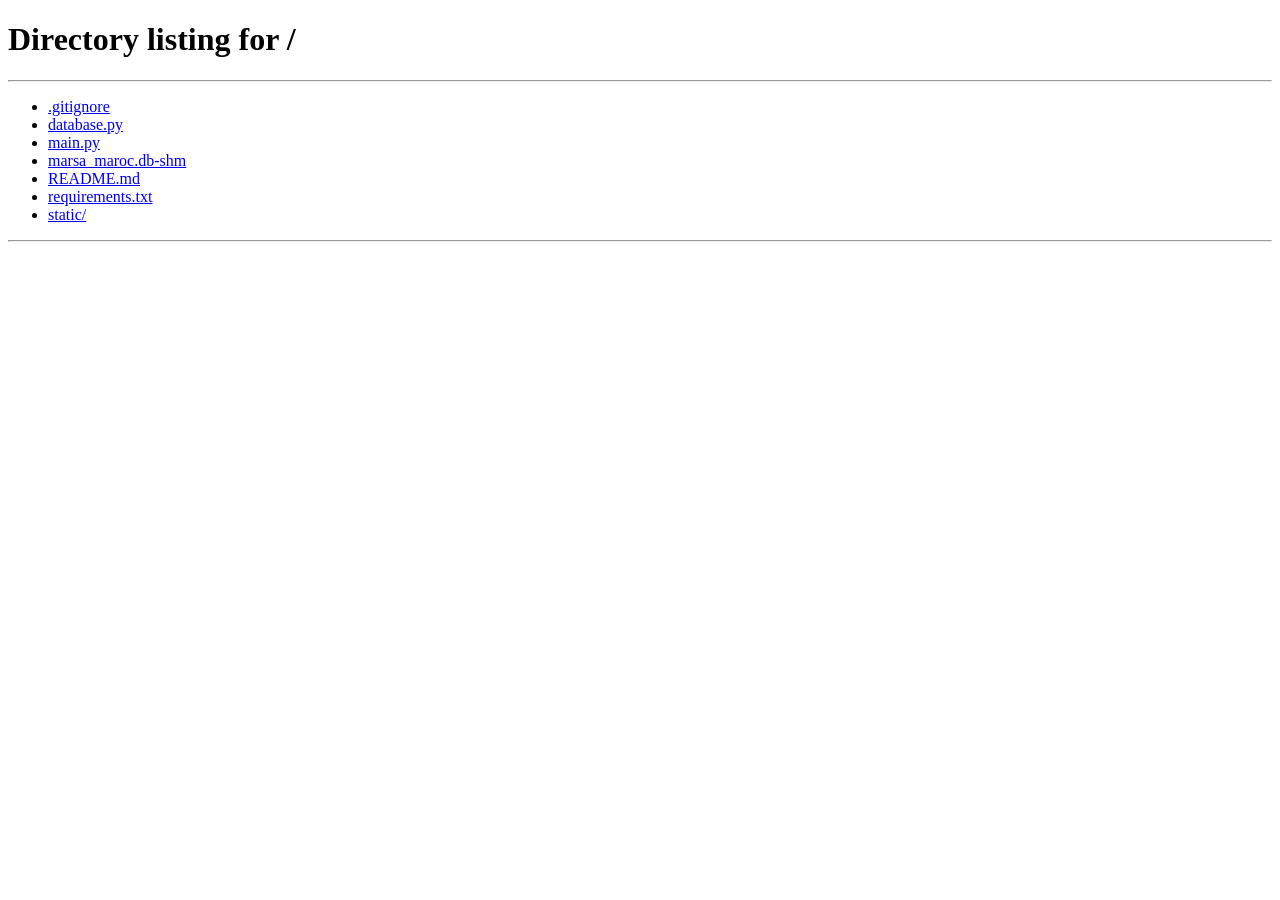
<file: static/facturation.html>
<!DOCTYPE html>
<html lang="fr">
<head>
    <meta charset="UTF-8">
    <meta name="viewport" content="width=device-width, initial-scale=1.0">
    <title>Facturation & Overstay - Marsa Maroc</title>
    <!-- Google Fonts & Bootstrap Icons -->
    <link href="https://fonts.googleapis.com/css2?family=Outfit:wght@300;400;500;600;700;800&display=swap" rel="stylesheet">
    <link rel="stylesheet" href="https://cdn.jsdelivr.net/npm/bootstrap-icons@1.11.1/font/bootstrap-icons.css">
    
    <!-- Shared Stylesheet -->
    <link rel="stylesheet" href="/static/css/style.css">
    
    <style>
        .billing-layout {
            display: grid;
            grid-template-columns: minmax(0, 2.6fr) minmax(276px, 0.85fr);
            gap: 24px;
            margin-bottom: 32px;
        }

        /* Le tableau des factures défile horizontalement sur petit écran
           plutôt que d'être tronqué par la colonne de droite. */
        .billing-layout > .table-container { min-width: 0; overflow-x: auto; }
        .billing-layout table { min-width: 620px; }

        /* Cellules resserrées : les 120 lignes doivent tenir sans
           défilement horizontal sur un écran d'ordinateur portable. */
        .billing-layout th,
        .billing-layout td { padding-left: 10px; padding-right: 10px; }
        .billing-layout td:nth-child(3) { white-space: nowrap; font-size: 0.82rem; }
        .billing-layout td:nth-child(4),
        .billing-layout td:nth-child(5) { white-space: nowrap; }

        /* Colonne d'actions compacte : les boutons ne doivent pas
           élargir le tableau au point de provoquer un défilement. */
        .billing-layout td .btn-sm {
            padding: 5px 8px;
            font-size: 0.72rem;
            margin-left: 3px;
        }

        @media (max-width: 1200px) {
            .billing-layout { grid-template-columns: 1fr; }
        }

        /* Bandeau de totaux au-dessus du tableau */
        .billing-totals {
            display: grid;
            grid-template-columns: repeat(auto-fit, minmax(170px, 1fr));
            gap: 16px;
            margin-bottom: 24px;
        }

        .total-card {
            background-color: var(--bg-surface);
            border: 1px solid var(--border-color);
            border-left: 3px solid var(--accent);
            border-radius: 12px;
            padding: 16px 18px;
        }

        .total-card.is-danger { border-left-color: var(--danger); }
        .total-card.is-success { border-left-color: var(--success); }

        .total-card .label {
            font-size: 0.7rem;
            text-transform: uppercase;
            letter-spacing: 0.6px;
            color: var(--text-muted);
        }

        .total-card .value {
            font-size: 1.35rem;
            font-weight: 700;
            color: var(--text-primary);
            margin-top: 4px;
        }

        .total-card .hint {
            font-size: 0.72rem;
            color: var(--text-secondary);
            margin-top: 2px;
        }

        .calculator-card {
            background-color: var(--bg-surface);
            border: 1px solid var(--border-color);
            border-radius: 16px;
            padding: 24px;
            display: flex;
            flex-direction: column;
            gap: 16px;
        }

        .calc-result {
            background-color: rgba(15, 23, 42, 0.4);
            border: 1px solid var(--border-color);
            border-radius: 12px;
            padding: 20px;
            margin-top: 10px;
        }

        .result-row {
            display: flex;
            justify-content: space-between;
            align-items: baseline;
            gap: 14px;
            font-size: 0.9rem;
            margin-bottom: 10px;
            color: var(--text-secondary);
        }

        /* Le libellé peut se réduire, le montant reste sur une ligne */
        .result-row > span:first-child { flex: 1 1 auto; min-width: 0; }
        .result-row > span:last-child,
        .result-row > strong { flex: 0 0 auto; text-align: right; white-space: nowrap; }

        .result-row.total {
            border-top: 1px solid var(--border-color);
            padding-top: 12px;
            margin-bottom: 0;
            font-size: 1.15rem;
            font-weight: 700;
            color: var(--accent);
        }

    </style>
</head>
<body>

    <!-- Sidebar Navigation -->
    <div class="sidebar">
        <div class="sidebar-logo">
            <div class="logo-text">MARSA <span class="logo-accent">MAROC</span></div>
        </div>
        <div class="sidebar-profile">
            <div class="profile-avatar" id="avatarName">WA</div>
            <div class="profile-info">
                <span class="profile-name" id="userProfileName">Agent Portuaire</span>
                <span class="profile-role" id="userProfileRole">Agent</span>
                <div class="status-indicator">
                    <span class="status-dot"></span>En ligne
                </div>
            </div>
        </div>
        <ul class="sidebar-nav">
            <li class="nav-item"><a href="/dashboard"><i class="bi bi-speedometer2"></i> Dashboard</a></li>
            <li class="nav-item"><a href="/conteneurs"><i class="bi bi-box-seam"></i> Conteneurs (Quai)</a></li>
            <li class="nav-item"><a href="/navires"><i class="bi bi-ship"></i> Escale Navires</a></li>
            <li class="nav-item active"><a href="/facturation"><i class="bi bi-receipt"></i> Facturation</a></li>
        
        </ul>
        <div class="sidebar-footer">
            <a href="/" class="logout-btn"><i class="bi bi-box-arrow-left"></i> Déconnexion</a>
        </div>
    </div>

    <!-- Main Content Area -->
    <div class="app-container">
        <header class="app-header">
            <div class="header-title">
                <h1>Gestion Financière & Overstay</h1>
            </div>
            <div class="header-actions">
                <span class="badge-role" id="headerRole">Agent Portuaire</span>
            </div>
        </header>

        <main class="main-content">
            <div class="billing-totals" id="billingTotals"></div>

            <div class="billing-layout">
                
                <!-- Billing List Table -->
                <div class="table-container">
                    <div class="table-header-bar">
                        <h3 class="table-title">Suivi des Factures de Stockage</h3>
                    </div>
                    <table class="custom-table">
                        <thead>
                            <tr>
                                <th>Conteneur</th>
                                <th>Armateur</th>
                                <th>Date d'Entrée</th>
                                <th>Jours Stockage</th>
                                <th>Montant H.T.</th>
                                <th>Statut Paiement</th>
                                <th style="text-align: right">Facture PDF</th>
                            </tr>
                        </thead>
                        <tbody id="billingTableBody">
                            <!-- Invoices loaded here -->
                        </tbody>
                    </table>
                </div>

                <!-- Overstay Live Calculator Widget -->
                <div class="calculator-card">
                    <h3 class="table-title"><i class="bi bi-calculator"></i> Simulateur d'Overstay</h3>
                    <p style="font-size: 0.85rem; color: var(--text-secondary);">Simulez des frais de stockage en sélectionnant les dates d'entrée et de sortie.</p>
                    
                    <div class="form-group">
                        <label for="calcEntryDate">Date d'Entrée</label>
                        <input type="date" id="calcEntryDate" class="form-control" onchange="runSimulation()">
                    </div>

                    <div class="form-group">
                        <label for="calcExitDate">Date de Sortie</label>
                        <input type="date" id="calcExitDate" class="form-control" onchange="runSimulation()">
                    </div>

                    <div class="calc-result" id="calcResultBox">
                        <div class="result-row">
                            <span>Jours totaux</span>
                            <strong id="resTotalDays">0 jours</strong>
                        </div>
                        <div class="result-row">
                            <span>Franchise (J1–J5)</span>
                            <span id="resFreeDays">0 MAD</span>
                        </div>
                        <div class="result-row">
                            <span>Standard (J6–J10)</span>
                            <span id="resStandardFees">0 MAD</span>
                        </div>
                        <div class="result-row">
                            <span>Overstay (J11+)</span>
                            <span id="resOverstayFees">0 MAD</span>
                        </div>
                        <div class="result-row">
                            <span>Total H.T.</span>
                            <span id="resTotalFees">0 MAD</span>
                        </div>
                        <div class="result-row">
                            <span>TVA 20 %</span>
                            <span id="resVat">0 MAD</span>
                        </div>
                        <div class="result-row total">
                            <span>Total T.T.C.</span>
                            <span id="resTotalTtc">0 MAD</span>
                        </div>
                    </div>
                </div>

            </div>
        </main>
    </div>

    <!-- Universal AI Assistant Widget -->
    <script src="/static/js/ai-widget.js"></script>

    <script>
        // Init profile details
        const userName = localStorage.getItem('user_name');
        const userRole = localStorage.getItem('user_role');
        // Contrôle d'accès : la page est réservée aux agents portuaires.
        // Sans cette vérification, un client authentifié pourrait atteindre
        // la page en saisissant son adresse et consulterait les conteneurs
        // et les factures des autres armateurs.
        if (!userName || !userRole) {
            window.location.href = '/';
        } else if (userRole !== 'Agent Portuaire') {
            window.location.replace('/espace_client');
        } else {
            document.getElementById('userProfileName').innerText = userName;
            document.getElementById('userProfileRole').innerText = userRole;
            document.getElementById('headerRole').innerText = userRole;
            
            const initials = userName.split(' ').map(n => n[0]).join('').substring(0, 2).toUpperCase();
            document.getElementById('avatarName').innerText = initials;
        }

        // Set default dates for calculator (today & +8 days)
        const today = new Date();
        document.getElementById('calcEntryDate').value = today.toISOString().substring(0,10);
        const exitDate = new Date();
        exitDate.setDate(today.getDate() + 12); // Overstay demonstration default
        document.getElementById('calcExitDate').value = exitDate.toISOString().substring(0,10);

        let invoiceList = [];

        async function fetchInvoices() {
            try {
                const res = await fetch('/api/factures');
                invoiceList = await res.json();
                renderInvoices(invoiceList);
                renderTotals(invoiceList);
            } catch (err) {
                console.error("Error fetching invoices:", err);
                notify("Impossible de charger les factures.", "danger");
            }
        }

        // Bandeau de synthèse financière
        function renderTotals(invoices) {
            const box = document.getElementById('billingTotals');
            if (!box) return;

            const billable = invoices.reduce((s, i) => s + i.fees, 0);
            const overstay = invoices.reduce((s, i) => s + (i.overstay_amount || 0), 0);
            const unpaid = invoices.filter(i => !i.paid).reduce((s, i) => s + i.fees, 0);
            const unpaidCount = invoices.filter(i => !i.paid && i.fees > 0).length;
            const overstayCount = invoices.filter(i => i.overstay_days > 0).length;
            const perDay = invoices.reduce((s, i) => s + (i.next_day_cost || 0), 0);

            box.innerHTML = `
                <div class="total-card">
                    <div class="label">Total facturable</div>
                    <div class="value">${money(billable)}</div>
                    <div class="hint">${invoices.length} conteneurs suivis</div>
                </div>
                <div class="total-card is-danger">
                    <div class="label">Pénalités overstay</div>
                    <div class="value">${money(overstay)}</div>
                    <div class="hint">${overstayCount} conteneurs au-delà de J10</div>
                </div>
                <div class="total-card is-danger">
                    <div class="label">Impayés</div>
                    <div class="value">${money(unpaid)}</div>
                    <div class="hint">${unpaidCount} factures à recouvrer</div>
                </div>
                <div class="total-card is-success">
                    <div class="label">Coût du jour suivant</div>
                    <div class="value">${money(perDay)}</div>
                    <div class="hint">Si aucun enlèvement n'a lieu</div>
                </div>
            `;
        }

        function money(value) {
            return (Number(value) || 0).toLocaleString('fr-FR') + ' MAD';
        }

        function renderInvoices(invoices) {
            const tbody = document.getElementById('billingTableBody');
            tbody.innerHTML = '';

            if (!invoices.length) {
                tbody.innerHTML = `<tr><td colspan="7" style="text-align:center;color:var(--text-muted)">Aucune facture</td></tr>`;
                return;
            }

            invoices.forEach(inv => {
                const tr = document.createElement('tr');

                let paymentBadge = '';
                if (inv.paid) {
                    paymentBadge = `<span class="badge badge-success"><i class="bi bi-patch-check"></i> Payé</span>`;
                } else if (inv.fees > 0) {
                    paymentBadge = `<span class="badge badge-danger"><i class="bi bi-hourglass-bottom"></i> À payer</span>`;
                } else {
                    paymentBadge = `<span class="badge badge-info">Franchise</span>`;
                }

                // Le bouton d'encaissement n'a de sens que si un montant est dû
                let payButton = '';
                if (inv.fees > 0) {
                    payButton = inv.paid
                        ? `<button class="btn btn-secondary btn-sm" title="Annuler l'encaissement"
                                   onclick="togglePayment('${inv.container_id}', false)">
                             <i class="bi bi-arrow-counterclockwise"></i>
                           </button>`
                        : `<button class="btn btn-primary btn-sm" title="Encaisser cette facture"
                                   onclick="togglePayment('${inv.container_id}', true)">
                             <i class="bi bi-cash-coin"></i>
                           </button>`;
                }

                const dateShort = inv.entry_date.split('-').reverse().join('/');

                tr.innerHTML = `
                    <td style="font-weight: 700;">${inv.number}</td>
                    <td>${inv.owner}</td>
                    <td>${dateShort}</td>
                    <td><strong>${inv.days} j</strong></td>
                    <td style="font-weight: 600; color: ${inv.fees > 0 ? 'var(--warning)' : 'var(--text-primary)'}">
                        ${inv.fees.toLocaleString('fr-FR')} MAD
                    </td>
                    <td>${paymentBadge}</td>
                    <td style="text-align: right; white-space: nowrap">
                        ${payButton}
                        <button class="btn btn-secondary btn-sm" title="Ouvrir la facture imprimable"
                                onclick="downloadInvoice('${inv.container_id}')">
                            <i class="bi bi-file-earmark-pdf"></i>
                        </button>
                    </td>
                `;
                tbody.appendChild(tr);
            });
        }

        // Encaissement réel : l'état est enregistré côté serveur
        async function togglePayment(containerId, paid) {
            try {
                const res = await fetch(`/api/factures/${containerId}/paiement`, {
                    method: 'POST',
                    headers: { 'Content-Type': 'application/json' },
                    body: JSON.stringify({ paid: paid })
                });
                const data = await res.json();
                if (!res.ok) throw new Error(data.detail || "Échec de l'opération");

                notify(data.message, paid ? 'success' : 'warning');
                fetchInvoices();
            } catch (err) {
                console.error(err);
                notify(err.message, 'danger');
            }
        }

        // Ouvre la facture générée par le backend, prête à imprimer en PDF
        function downloadInvoice(containerId) {
            window.open(`/api/factures/${containerId}/pdf`, '_blank');
        }

        // Notification légère
        function notify(message, type = 'success') {
            const colors = {
                success: 'var(--success)',
                warning: 'var(--warning)',
                danger: 'var(--danger)'
            };
            const box = document.createElement('div');
            box.style.cssText = `position:fixed;bottom:24px;right:24px;z-index:9999;
                max-width:340px;padding:14px 18px;border-radius:10px;
                background-color:var(--bg-surface);color:var(--text-primary);
                border:1px solid var(--border-color);
                border-left:4px solid ${colors[type] || colors.success};
                box-shadow:0 10px 30px rgba(0,0,0,.35);font-size:0.85rem;`;
            box.innerText = message;
            document.body.appendChild(box);
            setTimeout(() => box.remove(), 4000);
        }

        // Simulateur d'overstay.
        // Le calcul est délégué au backend (/api/factures/simuler) pour qu'il
        // n'existe qu'une seule implémentation du barème : si un tarif change
        // dans main.py, cette page suit automatiquement.
        async function runSimulation() {
            const entryStr = document.getElementById('calcEntryDate').value;
            const exitStr = document.getElementById('calcExitDate').value;
            if (!entryStr || !exitStr) return;

            const diffTime = new Date(exitStr) - new Date(entryStr);
            const diffDays = Math.max(0, Math.ceil(diffTime / (1000 * 60 * 60 * 24)));

            try {
                const res = await fetch(`/api/factures/simuler?days=${diffDays}`);
                const sim = await res.json();
                if (!res.ok) throw new Error(sim.detail || "Simulation impossible");

                document.getElementById('resTotalDays').innerText = `${sim.days} jours`;
                document.getElementById('resFreeDays').innerText =
                    `0 MAD (${sim.free_days}j)`;
                document.getElementById('resStandardFees').innerText =
                    `${sim.standard_amount.toLocaleString('fr-FR')} MAD (${sim.standard_days}j)`;
                document.getElementById('resOverstayFees').innerText =
                    `${sim.overstay_amount.toLocaleString('fr-FR')} MAD (${sim.overstay_days}j)`;
                document.getElementById('resTotalFees').innerText =
                    `${sim.total.toLocaleString('fr-FR')} MAD`;
                document.getElementById('resVat').innerText =
                    `${sim.vat_amount.toLocaleString('fr-FR')} MAD`;
                document.getElementById('resTotalTtc').innerText =
                    `${sim.total_ttc.toLocaleString('fr-FR')} MAD`;
            } catch (err) {
                console.error("Simulation:", err);
            }
        }




        // Run default simulation & load data
        runSimulation();
        fetchInvoices();
    </script>
</body>
</html>
</file>
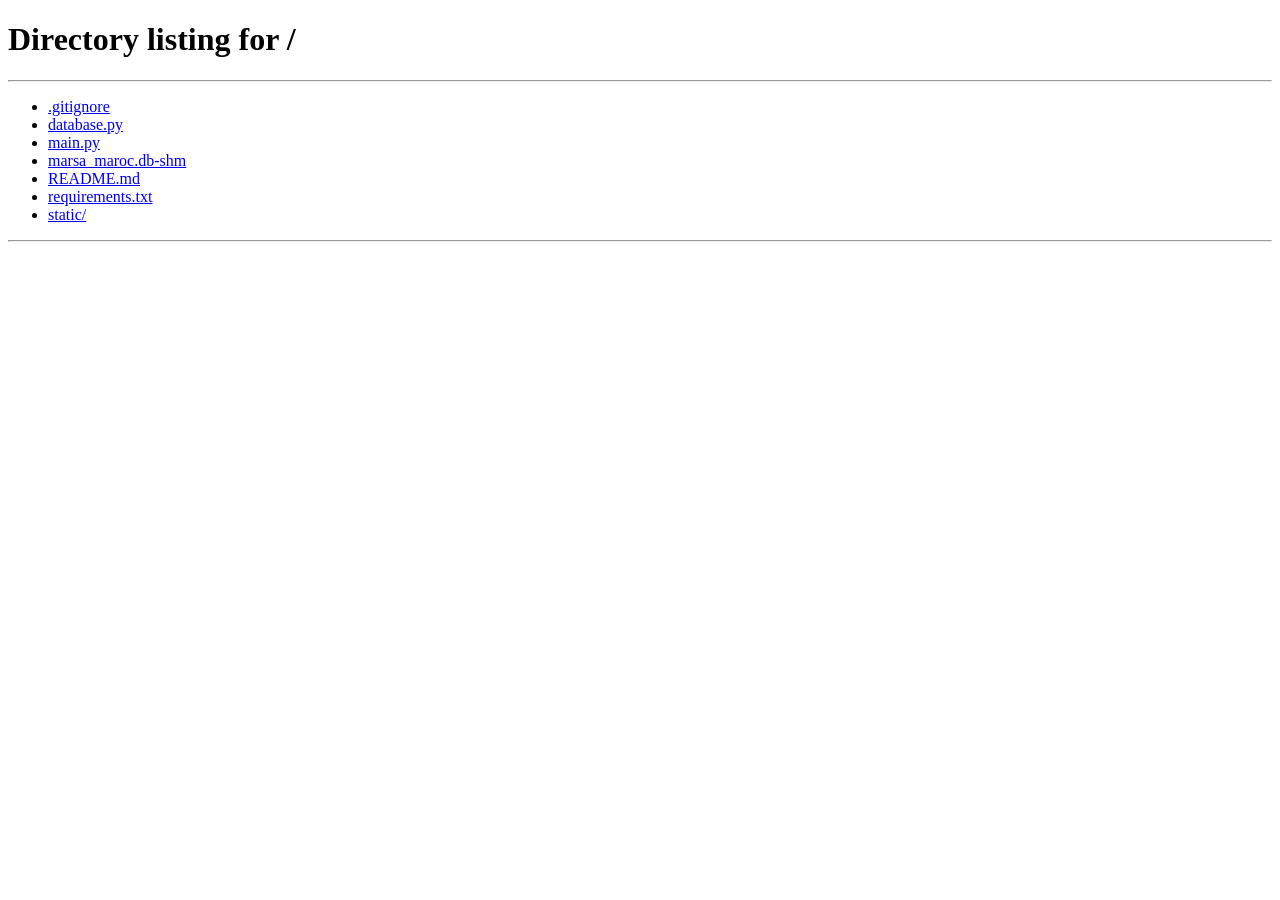
<file: static/navires.html>
<!DOCTYPE html>
<html lang="fr">
<head>
    <meta charset="UTF-8">
    <meta name="viewport" content="width=device-width, initial-scale=1.0">
    <title>Escale Navires - Marsa Maroc</title>
    <!-- Google Fonts & Bootstrap Icons -->
    <link href="https://fonts.googleapis.com/css2?family=Outfit:wght@300;400;500;600;700;800&display=swap" rel="stylesheet">
    <link rel="stylesheet" href="https://cdn.jsdelivr.net/npm/bootstrap-icons@1.11.1/font/bootstrap-icons.css">
    
    <!-- Shared Stylesheet -->
    <link rel="stylesheet" href="/static/css/style.css">
    
    <style>
        .vessels-grid {
            display: grid;
            grid-template-columns: repeat(auto-fit, minmax(320px, 1fr));
            gap: 32px;
            margin-bottom: 32px;
        }

        .vessel-card {
            background-color: var(--bg-surface);
            border: 1px solid var(--border-color);
            border-radius: 20px;
            overflow: hidden;
            display: flex;
            flex-direction: column;
            transition: transform var(--transition-speed), border-color var(--transition-speed);
        }

        .vessel-card:hover {
            transform: translateY(-6px);
            border-color: var(--accent);
        }

        .vessel-image-container {
            position: relative;
            height: 200px;
            width: 100%;
            overflow: hidden;
        }

        .vessel-image {
            width: 100%;
            height: 100%;
            object-fit: cover;
            transition: transform 0.5s ease;
        }

        .vessel-card:hover .vessel-image {
            transform: scale(1.05);
        }

        .vessel-badge-status {
            position: absolute;
            top: 16px;
            right: 16px;
            z-index: 5;
        }

        .vessel-card-body {
            padding: 24px;
            flex-grow: 1;
            display: flex;
            flex-direction: column;
            gap: 16px;
        }

        .vessel-card-header {
            display: flex;
            flex-direction: column;
            gap: 4px;
        }

        .vessel-name {
            font-size: 1.2rem;
            font-weight: 800;
            color: var(--text-primary);
        }

        .vessel-owner {
            font-size: 0.85rem;
            color: var(--text-secondary);
            font-weight: 500;
            text-transform: uppercase;
            letter-spacing: 0.5px;
        }

        .vessel-details-grid {
            display: grid;
            grid-template-columns: 1fr 1fr;
            gap: 16px;
            font-size: 0.85rem;
            border-top: 1px solid var(--border-color);
            border-bottom: 1px solid var(--border-color);
            padding: 16px 0;
        }

        .vessel-detail-item {
            display: flex;
            flex-direction: column;
            gap: 4px;
        }

        .vessel-detail-label {
            color: var(--text-muted);
            font-weight: 500;
        }

        .vessel-detail-value {
            color: var(--text-primary);
            font-weight: 600;
        }

        /* Unloading progress bar */
        .progress-section {
            display: flex;
            flex-direction: column;
            gap: 8px;
        }

        .progress-text {
            display: flex;
            justify-content: space-between;
            font-size: 0.8rem;
            font-weight: 500;
            color: var(--text-secondary);
        }

        /* Répartition du chargement par compagnie */
        .cargo-section {
            margin-top: 18px;
            padding-top: 16px;
            border-top: 1px solid var(--border-color);
        }

        .cargo-title {
            display: flex;
            justify-content: space-between;
            align-items: baseline;
            font-size: 0.78rem;
            text-transform: uppercase;
            letter-spacing: 0.5px;
            color: var(--text-secondary);
            margin-bottom: 10px;
        }

        .cargo-title strong {
            color: var(--accent);
            font-size: 0.95rem;
        }

        .cargo-list {
            display: flex;
            flex-wrap: wrap;
            gap: 6px;
        }

        .cargo-chip {
            display: inline-flex;
            align-items: center;
            gap: 6px;
            padding: 4px 10px;
            border-radius: 20px;
            font-size: 0.74rem;
            background-color: rgba(56, 189, 248, 0.10);
            border: 1px solid rgba(56, 189, 248, 0.22);
            color: var(--text-secondary);
        }

        .cargo-chip b {
            color: var(--text-primary);
            font-size: 0.8rem;
        }

        .progress-bar-container {
            height: 8px;
            /* Rail de la barre : teinte sombre propre, et non le fond de
               page, qui est clair depuis le passage en mode projection. */
            background-color: rgba(15, 23, 42, 0.55);
            border-radius: 10px;
            overflow: hidden;
            position: relative;
        }

        .progress-bar-fill {
            height: 100%;
            border-radius: 10px;
            background: linear-gradient(90deg, var(--primary), var(--accent));
            transition: width 1s ease-in-out;
        }
    </style>
</head>
<body>

    <!-- Sidebar Navigation -->
    <div class="sidebar">
        <div class="sidebar-logo">
            <div class="logo-text">MARSA <span class="logo-accent">MAROC</span></div>
        </div>
        <div class="sidebar-profile">
            <div class="profile-avatar" id="avatarName">WA</div>
            <div class="profile-info">
                <span class="profile-name" id="userProfileName">Agent Portuaire</span>
                <span class="profile-role" id="userProfileRole">Agent</span>
                <div class="status-indicator">
                    <span class="status-dot"></span>En ligne
                </div>
            </div>
        </div>
        <ul class="sidebar-nav">
            <li class="nav-item"><a href="/dashboard"><i class="bi bi-speedometer2"></i> Dashboard</a></li>
            <li class="nav-item"><a href="/conteneurs"><i class="bi bi-box-seam"></i> Conteneurs (Quai)</a></li>
            <li class="nav-item active"><a href="/navires"><i class="bi bi-ship"></i> Escale Navires</a></li>
            <li class="nav-item"><a href="/facturation"><i class="bi bi-receipt"></i> Facturation</a></li>
        
        </ul>
        <div class="sidebar-footer">
            <a href="/" class="logout-btn"><i class="bi bi-box-arrow-left"></i> Déconnexion</a>
        </div>
    </div>

    <!-- Main Content Area -->
    <div class="app-container">
        <header class="app-header">
            <div class="header-title">
                <h1>Planning des Escales Navires</h1>
            </div>
            <div class="header-actions">
                <span class="badge-role" id="headerRole">Agent Portuaire</span>
            </div>
        </header>

        <main class="main-content">
            <!-- Vessels Grid -->
            <div class="vessels-grid" id="vesselsGrid">
                <!-- Vessels will load here -->
            </div>
        </main>
    </div>

    <!-- Universal AI Assistant Widget -->
    <script src="/static/js/ai-widget.js"></script>

    <script>
        // Init profile details
        const userName = localStorage.getItem('user_name');
        const userRole = localStorage.getItem('user_role');
        // Contrôle d'accès : la page est réservée aux agents portuaires.
        // Sans cette vérification, un client authentifié pourrait atteindre
        // la page en saisissant son adresse et consulterait les conteneurs
        // et les factures des autres armateurs.
        if (!userName || !userRole) {
            window.location.href = '/';
        } else if (userRole !== 'Agent Portuaire') {
            window.location.replace('/espace_client');
        } else {
            document.getElementById('userProfileName').innerText = userName;
            document.getElementById('userProfileRole').innerText = userRole;
            document.getElementById('headerRole').innerText = userRole;
            
            const initials = userName.split(' ').map(n => n[0]).join('').substring(0, 2).toUpperCase();
            document.getElementById('avatarName').innerText = initials;
        }

        async function fetchVessels() {
            try {
                const res = await fetch('/api/navires');
                const vessels = await res.json();
                renderVessels(vessels);
            } catch (err) {
                console.error("Error loading vessels:", err);
            }
        }

        function renderVessels(vessels) {
            const grid = document.getElementById('vesselsGrid');
            grid.innerHTML = '';

            vessels.forEach(v => {
                const card = document.createElement('div');
                card.className = 'vessel-card';

                let statusBadge = '';
                if (v.status === 'À quai') {
                    statusBadge = `<span class="badge badge-success vessel-badge-status"><i class="bi bi-anchor"></i> À quai</span>`;
                } else if (v.status === 'En attente') {
                    statusBadge = `<span class="badge badge-warning vessel-badge-status"><i class="bi bi-hourglass-split"></i> En attente</span>`;
                } else {
                    statusBadge = `<span class="badge badge-info vessel-badge-status"><i class="bi bi-check-lg"></i> Partit</span>`;
                }

                // Unloading progress calculations (mock percentage)
                let pct = 0;
                if (v.status === 'À quai') {
                    pct = 65; // Simulating partial unloading/loading
                } else if (v.status === 'En attente') {
                    pct = 0;
                } else {
                    pct = 100;
                }

                // Répartition des conteneurs déchargés, par compagnie.
                // Un navire transporte les boîtes de plusieurs armateurs :
                // partenaires d'alliance et achats d'emplacements.
                const mix = v.cargo_mix || [];
                const cargoBlock = mix.length ? `
                    <div class="cargo-section">
                        <div class="cargo-title">
                            <span>Conteneurs déchargés sur le quai</span>
                            <strong>${v.containers_on_yard}</strong>
                        </div>
                        <div class="cargo-list">
                            ${mix.map(m => `
                                <span class="cargo-chip">
                                    ${m.owner}<b>${m.count}</b>
                                </span>`).join('')}
                        </div>
                    </div>` : '';

                card.innerHTML = `
                    <div class="vessel-image-container">
                        ${statusBadge}
                        <img src="${v.image}" alt="${v.name}" class="vessel-image">
                    </div>
                    <div class="vessel-card-body">
                        <div class="vessel-card-header">
                            <span class="vessel-owner">${v.owner}</span>
                            <h4 class="vessel-name">${v.name}</h4>
                        </div>
                        
                        <div class="vessel-details-grid">
                            <div class="vessel-detail-item">
                                <span class="vessel-detail-label">Poste d'Accostage</span>
                                <span class="vessel-detail-value">${v.berth}</span>
                            </div>
                            <div class="vessel-detail-item">
                                <span class="vessel-detail-label">ETA (Arrivée)</span>
                                <span class="vessel-detail-value">${v.eta}</span>
                            </div>
                            <div class="vessel-detail-item">
                                <span class="vessel-detail-label">Volume Déchargé</span>
                                <span class="vessel-detail-value">${v.teu_discharged} TEU</span>
                            </div>
                            <div class="vessel-detail-item">
                                <span class="vessel-detail-label">ETD (Départ)</span>
                                <span class="vessel-detail-value">${v.etd}</span>
                            </div>
                        </div>

                        ${cargoBlock}

                        <div class="progress-section">
                            <div class="progress-text">
                                <span>Progression des opérations</span>
                                <strong>${pct}%</strong>
                            </div>
                            <div class="progress-bar-container">
                                <div class="progress-bar-fill" style="width: ${pct}%"></div>
                            </div>
                        </div>
                    </div>
                `;
                grid.appendChild(card);
            });
        }

        // Initialize vessels fetch
        fetchVessels();
    </script>
</body>
</html>
</file>
<file: static/css/style.css>
/* style.css - Marsa Maroc Container Management System */
@import url('https://fonts.googleapis.com/css2?family=Outfit:wght@300;400;500;600;700;800&display=swap');

/* -------------------------------------------------------------------
   THEME CLAIR
   Palette pensée pour la lecture en salle : fond blanc, texte très
   sombre, contrastes conformes au niveau AA du WCAG. Les couleurs de
   statut sont assombries par rapport à leur version « écran sombre »,
   car un vert ou un jaune clair devient invisible sur fond blanc et
   sur un vidéoprojecteur.
   ------------------------------------------------------------------- */
:root {
    /* Fond de page éclairci pour la projection ; le reste de
       l'interface conserve la charte sombre d'origine. */
    --bg-main: #e6ecf3;

    --bg-surface: #1e293b;
    /* Fond des champs de saisie. Variable distincte de --bg-main :
       les champs vivent DANS les cartes sombres, ils ne doivent pas
       suivre la couleur du fond de page, sinon leur texte clair
       devient illisible. */
    --bg-input: #0f172a;
    --bg-sidebar: #0b0f19;
    --primary: #0284c7;
    --primary-hover: #0369a1;
    --accent: #38bdf8;
    --text-primary: #f8fafc;
    --text-secondary: #94a3b8;
    --text-muted: #64748b;
    --border-color: #334155;

    --success: #10b981;
    --warning: #f59e0b;
    --danger: #ef4444;
    --info: #06b6d4;

    --sidebar-width: 280px;
    --header-height: 70px;
    --transition-speed: 0.3s;
}

* {
    margin: 0;
    padding: 0;
    box-sizing: border-box;
}

body {
    font-family: 'Outfit', sans-serif;
    background-color: var(--bg-main);
    color: var(--text-primary);
    min-height: 100vh;
    display: flex;
    overflow-x: hidden;
}

/* Scrollbar styling */
::-webkit-scrollbar {
    width: 8px;
    height: 8px;
}
::-webkit-scrollbar-track {
    background: var(--bg-main);
}
::-webkit-scrollbar-thumb {
    background: var(--border-color);
    border-radius: 4px;
}
::-webkit-scrollbar-thumb:hover {
    background: var(--text-muted);
}

/* Sidebar Styling */
.sidebar {
    width: var(--sidebar-width);
    background-color: var(--bg-sidebar);
    border-right: 1px solid var(--border-color);
    height: 100vh;
    position: fixed;
    top: 0;
    left: 0;
    display: flex;
    flex-direction: column;
    z-index: 100;
    transition: all var(--transition-speed) ease;
}

.sidebar-logo {
    padding: 24px;
    border-bottom: 1px solid var(--border-color);
    display: flex;
    align-items: center;
    gap: 12px;
}

.logo-text {
    font-size: 1.25rem;
    font-weight: 800;
    color: var(--text-primary);
    letter-spacing: 0.5px;
}

.logo-accent {
    color: var(--accent);
}

.sidebar-profile {
    padding: 20px 24px;
    border-bottom: 1px solid var(--border-color);
    display: flex;
    align-items: center;
    gap: 12px;
}

.profile-avatar {
    width: 48px;
    height: 48px;
    border-radius: 50%;
    background: linear-gradient(135deg, var(--primary), var(--accent));
    display: flex;
    align-items: center;
    justify-content: center;
    font-weight: 700;
    color: var(--text-primary);
    border: 2px solid var(--border-color);
}

.profile-info {
    display: flex;
    flex-direction: column;
}

.profile-name {
    font-size: 0.95rem;
    font-weight: 600;
}

.profile-role {
    font-size: 0.8rem;
    color: var(--text-secondary);
}

.status-indicator {
    display: flex;
    align-items: center;
    gap: 6px;
    font-size: 0.75rem;
    color: var(--success);
    margin-top: 2px;
}

.status-dot {
    width: 8px;
    height: 8px;
    border-radius: 50%;
    background-color: var(--success);
    box-shadow: 0 0 8px var(--success);
    display: inline-block;
}

.sidebar-nav {
    list-style: none;
    padding: 24px 16px;
    flex-grow: 1;
    display: flex;
    flex-direction: column;
    gap: 8px;
    overflow-y: auto;
}

.nav-item a {
    display: flex;
    align-items: center;
    gap: 12px;
    padding: 12px 16px;
    color: var(--text-secondary);
    text-decoration: none;
    border-radius: 8px;
    font-weight: 500;
    transition: all var(--transition-speed);
}

.nav-item a:hover, .nav-item.active a {
    background-color: rgba(2, 132, 199, 0.15);
    color: var(--accent);
    padding-left: 20px;
}

.nav-item a i {
    font-size: 1.2rem;
}

.sidebar-footer {
    padding: 24px;
    border-top: 1px solid var(--border-color);
}

.logout-btn {
    display: flex;
    align-items: center;
    gap: 12px;
    color: var(--danger);
    text-decoration: none;
    font-weight: 500;
    transition: all var(--transition-speed);
}

.logout-btn:hover {
    opacity: 0.8;
}

/* Main Content Area */
.app-container {
    margin-left: var(--sidebar-width);
    flex-grow: 1;
    min-height: 100vh;
    display: flex;
    flex-direction: column;
}

.app-header {
    height: var(--header-height);
    border-bottom: 1px solid var(--border-color);
    padding: 0 40px;
    display: flex;
    align-items: center;
    justify-content: space-between;
    background-color: rgba(15, 23, 42, 0.85);
    backdrop-filter: blur(8px);
    position: sticky;
    top: 0;
    z-index: 90;
}

.header-title h1 {
    font-size: 1.5rem;
    font-weight: 700;
    background: linear-gradient(to right, var(--text-primary), var(--accent));
    /* Version préfixée pour Chrome/Safari, puis la propriété standard :
       sans elle, Firefox n'applique pas le découpage et le texte,
       rendu transparent par text-fill-color, devient invisible. */
    -webkit-background-clip: text;
    background-clip: text;
    -webkit-text-fill-color: transparent;
}

.header-actions {
    display: flex;
    align-items: center;
    gap: 20px;
}

.badge-role {
    background-color: rgba(56, 189, 248, 0.1);
    color: var(--accent);
    border: 1px solid rgba(56, 189, 248, 0.2);
    padding: 4px 12px;
    border-radius: 20px;
    font-size: 0.8rem;
    font-weight: 600;
}

.main-content {
    padding: 40px;
    flex-grow: 1;
}

/* Common UI Components */
.card-grid {
    display: grid;
    grid-template-columns: repeat(auto-fit, minmax(260px, 1fr));
    gap: 24px;
    margin-bottom: 32px;
}

.stat-card {
    background-color: var(--bg-surface);
    border: 1px solid var(--border-color);
    border-radius: 16px;
    padding: 24px;
    position: relative;
    overflow: hidden;
    transition: transform var(--transition-speed), border-color var(--transition-speed);
}

.stat-card:hover {
    transform: translateY(-4px);
    border-color: var(--accent);
}

.stat-card::before {
    content: '';
    position: absolute;
    top: 0;
    left: 0;
    width: 4px;
    height: 100%;
    background-color: var(--primary);
}

.stat-card.danger::before { background-color: var(--danger); }
.stat-card.success::before { background-color: var(--success); }
.stat-card.warning::before { background-color: var(--warning); }
.stat-card.info::before { background-color: var(--info); }

.stat-header {
    display: flex;
    justify-content: space-between;
    align-items: center;
    color: var(--text-secondary);
    font-size: 0.9rem;
    font-weight: 500;
    margin-bottom: 12px;
}

.stat-icon {
    width: 40px;
    height: 40px;
    border-radius: 8px;
    display: flex;
    align-items: center;
    justify-content: center;
    font-size: 1.25rem;
}

.stat-card.primary .stat-icon { background-color: rgba(2, 132, 199, 0.1); color: var(--accent); }
.stat-card.danger .stat-icon { background-color: rgba(239, 68, 68, 0.1); color: var(--danger); }
.stat-card.success .stat-icon { background-color: rgba(16, 185, 129, 0.1); color: var(--success); }
.stat-card.warning .stat-icon { background-color: rgba(245, 158, 11, 0.1); color: var(--warning); }

.stat-value {
    font-size: 2rem;
    font-weight: 700;
    margin-bottom: 6px;
}

.stat-desc {
    font-size: 0.8rem;
    color: var(--text-muted);
    display: flex;
    align-items: center;
    gap: 4px;
}

/* Custom Table Design */
.table-container {
    background-color: var(--bg-surface);
    border: 1px solid var(--border-color);
    border-radius: 16px;
    overflow: hidden;
    margin-bottom: 32px;
}

.table-header-bar {
    padding: 24px;
    border-bottom: 1px solid var(--border-color);
    display: flex;
    justify-content: space-between;
    align-items: center;
    flex-wrap: wrap;
    gap: 16px;
}

.table-title {
    font-size: 1.15rem;
    font-weight: 600;
}

.search-filter-box {
    display: flex;
    gap: 12px;
}

.search-input {
    background-color: var(--bg-input);
    border: 1px solid var(--border-color);
    color: var(--text-primary);
    padding: 10px 16px;
    border-radius: 8px;
    outline: none;
    font-family: inherit;
    font-size: 0.9rem;
    min-width: 250px;
    transition: border-color var(--transition-speed);
}

.search-input:focus {
    border-color: var(--accent);
}

.select-filter {
    background-color: var(--bg-input);
    border: 1px solid var(--border-color);
    color: var(--text-primary);
    padding: 10px 16px;
    border-radius: 8px;
    outline: none;
    font-family: inherit;
    font-size: 0.9rem;
    cursor: pointer;
}

/* La liste déroulante ouverte est dessinée par le système : sans ces
   règles, Windows l'affiche avec ses propres couleurs et le texte
   peut devenir illisible. */
.select-filter option,
.form-control option {
    background-color: var(--bg-surface);
    color: var(--text-primary);
}

/* Texte d'invite des champs, lisible sans concurrencer la saisie */
.search-input::placeholder,
.form-control::placeholder {
    color: var(--text-muted);
    opacity: 1;
}

.custom-table {
    width: 100%;
    border-collapse: collapse;
    text-align: left;
}

.custom-table th {
    background-color: rgba(15, 23, 42, 0.4);
    padding: 16px 24px;
    font-weight: 600;
    font-size: 0.85rem;
    text-transform: uppercase;
    letter-spacing: 0.5px;
    color: var(--text-secondary);
    border-bottom: 1px solid var(--border-color);
}

.custom-table td {
    padding: 18px 24px;
    border-bottom: 1px solid var(--border-color);
    font-size: 0.95rem;
    color: var(--text-primary);
}

.custom-table tr:last-child td {
    border-bottom: none;
}

.custom-table tr:hover td {
    background-color: rgba(51, 65, 85, 0.2);
}

/* Badges */
.badge {
    display: inline-flex;
    align-items: center;
    gap: 6px;
    padding: 6px 12px;
    border-radius: 20px;
    font-size: 0.75rem;
    font-weight: 600;
}

.badge-success { background-color: rgba(16, 185, 129, 0.1); color: var(--success); border: 1px solid rgba(16, 185, 129, 0.2); }
.badge-warning { background-color: rgba(245, 158, 11, 0.1); color: var(--warning); border: 1px solid rgba(245, 158, 11, 0.2); }
.badge-danger { background-color: rgba(239, 68, 68, 0.1); color: var(--danger); border: 1px solid rgba(239, 68, 68, 0.2); }
.badge-info { background-color: rgba(6, 182, 212, 0.1); color: var(--info); border: 1px solid rgba(6, 182, 212, 0.2); }

/* Buttons */
.btn {
    display: inline-flex;
    align-items: center;
    justify-content: center;
    gap: 8px;
    padding: 10px 20px;
    border-radius: 8px;
    font-weight: 600;
    font-family: inherit;
    font-size: 0.9rem;
    cursor: pointer;
    transition: all var(--transition-speed);
    border: none;
}

.btn-primary {
    background-color: var(--primary);
    color: var(--text-primary);
}
.btn-primary:hover {
    background-color: var(--primary-hover);
}

.btn-secondary {
    background-color: transparent;
    color: var(--text-secondary);
    border: 1px solid var(--border-color);
}
.btn-secondary:hover {
    background-color: rgba(255, 255, 255, 0.05);
    color: var(--text-primary);
}

.btn-danger {
    background-color: rgba(239, 68, 68, 0.1);
    color: var(--danger);
    border: 1px solid rgba(239, 68, 68, 0.2);
}
.btn-danger:hover {
    background-color: var(--danger);
    color: var(--text-primary);
}

.btn-sm {
    padding: 6px 12px;
    font-size: 0.8rem;
    border-radius: 6px;
}

/* Modals */
.modal-overlay {
    position: fixed;
    top: 0;
    left: 0;
    right: 0;
    bottom: 0;
    background-color: var(--overlay);
    backdrop-filter: blur(4px);
    display: none;
    align-items: center;
    justify-content: center;
    z-index: 1000;
    opacity: 0;
    transition: opacity var(--transition-speed) ease;
}

.modal-overlay.active {
    display: flex;
    opacity: 1;
}

.modal-content {
    background-color: var(--bg-surface);
    border: 1px solid var(--border-color);
    border-radius: 20px;
    width: 100%;
    max-width: 550px;
    overflow: hidden;
    transform: translateY(20px);
    transition: transform var(--transition-speed) ease;
}

.modal-overlay.active .modal-content {
    transform: translateY(0);
}

.modal-header {
    padding: 24px;
    border-bottom: 1px solid var(--border-color);
    display: flex;
    justify-content: space-between;
    align-items: center;
}

.modal-header h3 {
    font-size: 1.25rem;
    font-weight: 700;
}

.modal-close {
    background: none;
    border: none;
    color: var(--text-secondary);
    font-size: 1.5rem;
    cursor: pointer;
}

.modal-body {
    padding: 24px;
}

.modal-footer {
    padding: 24px;
    border-top: 1px solid var(--border-color);
    display: flex;
    justify-content: flex-end;
    gap: 12px;
}

/* Form Styles */
.form-group {
    margin-bottom: 20px;
}

.form-group label {
    display: block;
    font-size: 0.85rem;
    font-weight: 600;
    color: var(--text-secondary);
    margin-bottom: 8px;
    text-transform: uppercase;
    letter-spacing: 0.5px;
}

.form-control {
    width: 100%;
    background-color: var(--bg-input);
    border: 1px solid var(--border-color);
    color: var(--text-primary);
    padding: 12px 16px;
    border-radius: 8px;
    outline: none;
    font-family: inherit;
    font-size: 0.95rem;
    transition: border-color var(--transition-speed);
}

.form-control:focus {
    border-color: var(--accent);
}

.form-row {
    display: grid;
    grid-template-columns: 1fr 1fr;
    gap: 16px;
}
</file>
